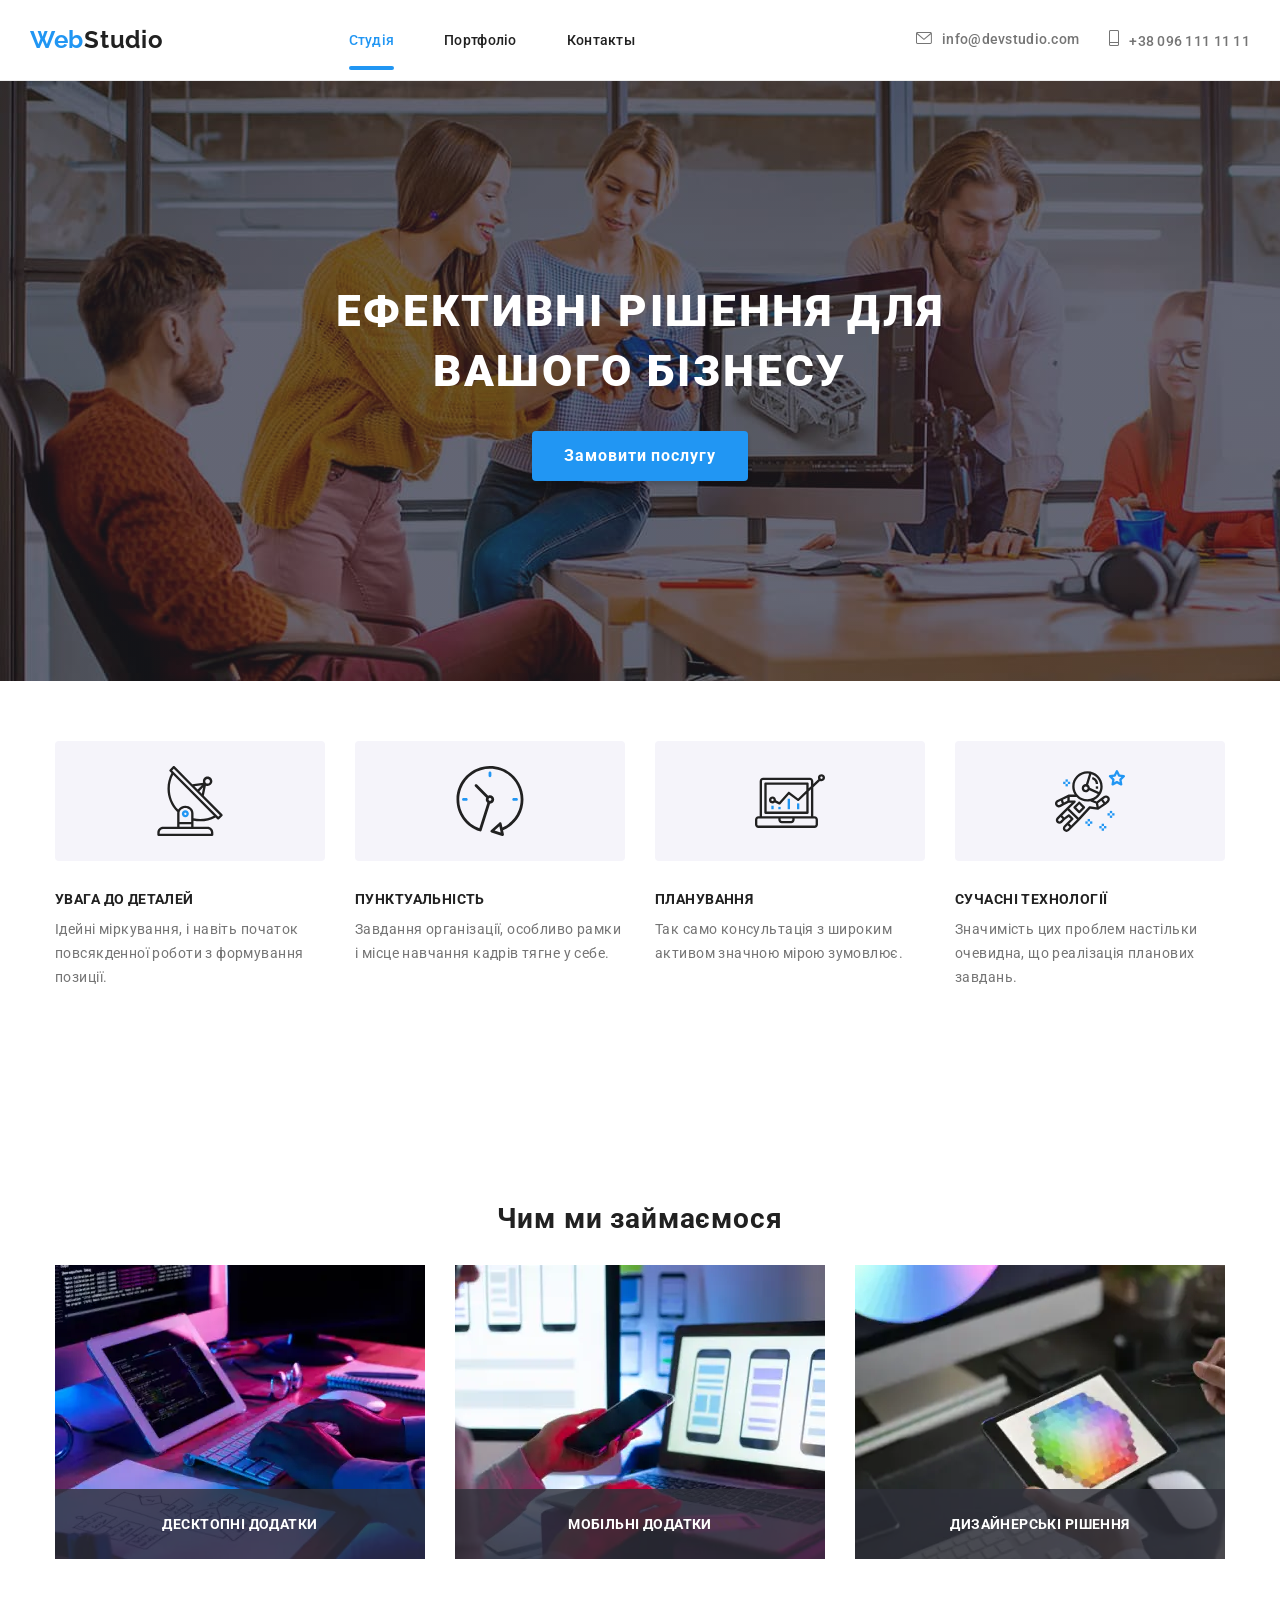
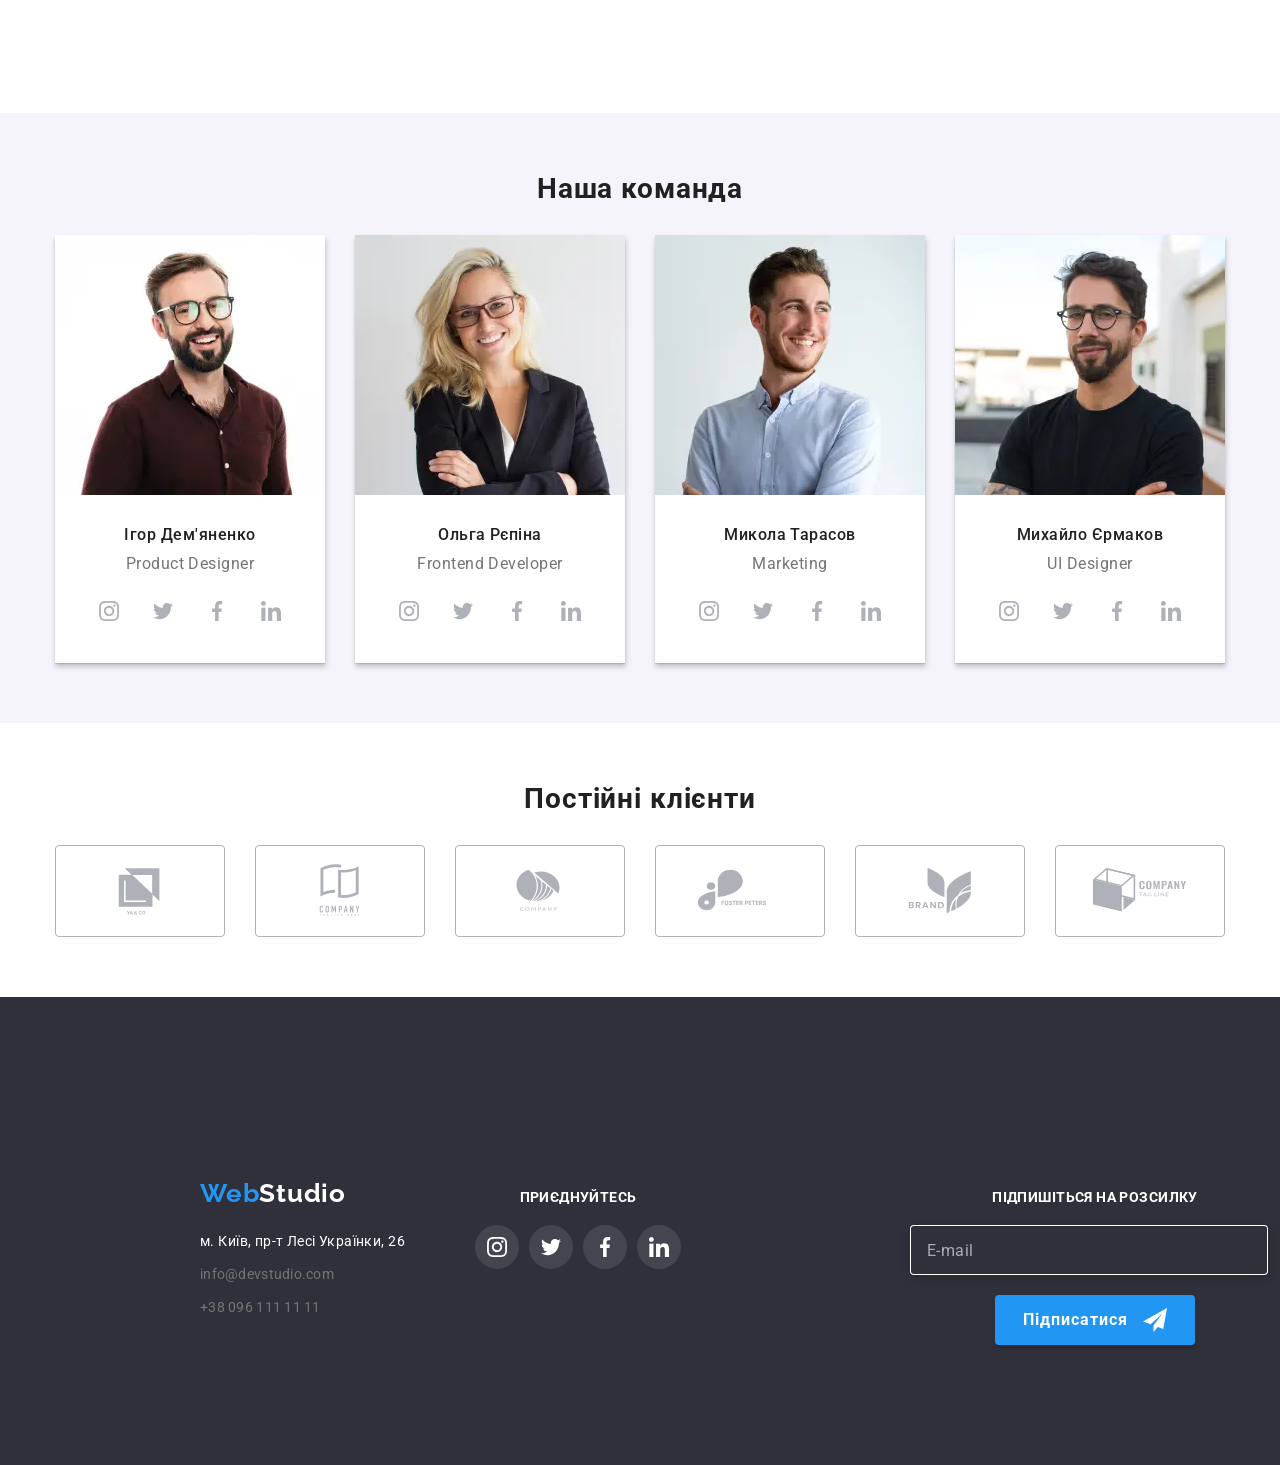
<file: index.html>
<!DOCTYPE html>
<html lang="uk">

<head>
    <meta charset="UTF-8" />
    <meta http-equiv="X-UA-Compatible" content="IE=edge" />
    <meta name="viewport" content="width=device-width, initial-scale=1.0" />
    <title>Студія</title>
    <link rel="icon" href="images/favicon.svg" />
    <link rel="stylesheet" href="https://cdn.jsdelivr.net/npm/modern-normalize@1.1.0/modern-normalize.min.css">
    <link rel="preconnect" href="https://fonts.googleapis.com" />
    <link rel="preconnect" href="https://fonts.gstatic.com" crossorigin />
    <link
        href="https://fonts.googleapis.com/css2?family=Raleway:wght@700&family=Roboto:wght@400;500;700;900&display=swap"
        rel="stylesheet" />
    <link rel="stylesheet" href="./css/main.min.css" />
</head>

<body>
    <!-- HEADER-->
    <header class="header">
        <div class="page-header container">
            <nav class="page-nav">
                <a class="logotype link" href="index.html" lang="en">Web<span
                        class="logotype__header">Studio</span></a>
                <ul class="menu list">
                    <li class="menu__item"><a class="menu__link  current" href="index.html">Студія</a></li>
                    <li class="menu__item"><a class="menu__link" href="portfolio.html">Портфоліо</a></li>
                    <li class="menu__item"><a class="menu__link" href="contact.html">Контакты</a></li>
                </ul>
            </nav>

            <button class="btn__open js-open-menu" type="button" aria-expanded="false" aria-controls="mobile-menu">
                <svg class="open__icon" width="40" height="40">
                    <use href="./images/sprite.svg#burger-open"></use></svg>
            </button>

            <ul class="list contact">
                <li class="contact__menu">
                    <a class="contact__list link" href="mailto:info@devstudio.com"><svg class="contact__icon icon-mail"
                            width="14" height="10">
                            <use href="./images/sprite.svg#icon-mail"></use>
                        </svg>info@devstudio.com</a>
                </li>
                <li class="contact__menu">
                    <a class="contact__list link" href="tel:+380961111111"><svg class="contact__icon icon-tel" width="10"
                            height="14">
                            <use href="./images/sprite.svg#icon-tel"></use>
                        </svg>+38 096 111 11 11</a>
                </li>
            </ul>
        </div>

        <div class="mobile-menu js-menu-container" id="mobile-menu">
            <button class="btn__close js-close-menu" type="button">
                <svg class="close__icon" width="40" height="40">
                    <use href="./images/sprite.svg#burger-close"></use>
                </svg>
            </button>
        
            <ul class="carte list">
                <li class="carte__point"><a class="carte__reference current" href="index.html">Студія</a></li>
                <li class="carte__point"><a class="carte__reference" href="portfolio.html">Портфоліо</a></li>
                <li class="carte__point"><a class="carte__reference" href="contact.html">Контакты</a></li>
            </ul>
        
            <ul class="connect list">
                <li class="connect__menu">
                    <a class="connect__tel link" href="tel:+380961111111">+38 096 111 11 11</a>
                </li>
                <li class="connect__menu">
                    <a class="connect__mail link" href="mailto:info@devstudio.com">info@devstudio.com</a>
                </li>
            </ul>
        
            <ul class="societal list">
                <li class="societal__item">
                    <a class="societal__link" href="">Instagram</a>
                </li>
                <li class="societal__item">
                    <a class="societal__link" href="">Twitter</a>
                </li>
                <li class="societal__item">
                    <a class="societal__link" href="">Facebook</a>
                </li>
                <li class="societal__item">
                    <a class="societal__link" href="">linkedin</a>
                </li>
            </ul>
        </div>
    </header>
    <!--MAIN-->
    <main>
        <!--HERO-->
        <section class="hero background">
            <h1 class="hero-title">ЕФЕКТИВНІ РІШЕННЯ ДЛЯ<br>ВАШОГО БІЗНЕСУ</h1>
            <button class="modal-btn modal-btn-container" type="button" data-modal-open>Замовити послугу</button>
        </section>
        <!--ABOUT-->
        <section class="section about">
                    <div class="container">
                        <h2 class="visually-hidden"></h2>
                        <ul class="about-list list">
                            <li class="about-list-item">
                                <div class="about-list-container">
                                    <svg width="70" height="70" class="about-list-icon">
                                        <use href="./images/sprite.svg#icon-antenna"></use>
                                    </svg>
                                </div>
                                <h3 class="about-title-item">УВАГА ДО ДЕТАЛЕЙ</h3>
                                <p class="about-paragraph">Ідейні міркування, і навіть початок повсякденної роботи з формування
                                    позиції.</p>
                            </li>
                            <li class="about-list-item">
                                <div class="about-list-container">
                                    <svg width="70" height="70" class="about-list-icon">
                                        <use href="./images/sprite.svg#icon-clock"></use>
                                    </svg>
                                </div>
                                <h3 class="about-title-item">ПУНКТУАЛЬНІСТЬ</h3>
                                <p class="about-paragraph">Завдання організації, особливо рамки і місце навчання кадрів тягне у
                                    себе.</p>
                            </li>
                            <li class="about-list-item">
                                <div class="about-list-container">
                                    <svg width="70" height="70" class="about-list-icon">
                                        <use href="./images/sprite.svg#icon-diagram"></use>
                                    </svg>
                                </div>
                                <h3 class="about-title-item">ПЛАНУВАННЯ</h3>
                                <p class="about-paragraph">Так само консультація з широким активом значною мірою зумовлює.</p>
                            </li>
                            <li class="about-list-item">
                                <div class="about-list-container">
                                    <svg width="70" height="70" class="about-list-icon">
                                        <use href="./images/sprite.svg#icon-astronaut"></use>
                                    </svg>
                                </div>
                                <h3 class="about-title-item">СУЧАСНІ ТЕХНОЛОГІЇ</h3>
                                <p class="about-paragraph">Значимість цих проблем настільки очевидна, що реалізація планових
                                    завдань.</p>
                            </li>
                        </ul>
                    </div>
        </section>
        <!--WORK-->
        <section class="section work-section">
            <div class="container work-container">
                <h2 class="all-titles">Чим ми займаємося</h2>
                <ul class="work-img-container">
                    <li class="work-list">
                        <div class="work-list-wrapper">
                            <picture>
                                <source srcset="./images/about/img0-w.webp 1x, ./images/about/img0-2x-w.webp 2x" media="(min-width: 1200px)" type="image/webp" />
                                <source srcset="./images/about/img0.jpg 1x, ./images/about/img0-2x.jpg 2x"
                                media="(min-width: 1200px)" type="image/jpeg"/>
                                <img class="work-img" src="./images/about/img0.jpg" alt="фото людина друкує на комп'ютері" width="370" height="294" />
                            </picture>
                            <p class="work-overlay">Десктопні додатки</p>
                        </div>
                    </li>

                    <li class="work-list">
                        <div class="work-list-wrapper">
                            <picture>
                                <source srcset="./images/about/img1-w.webp 1x, ./images/about/img1-2x-w.webp 2x" media="(min-width: 1200px)" type="image/webp" />
                                <source srcset="./images/about/img1.jpg 1x, ./images/about/img1-2x.jpg 2x" media="(min-width: 1200px)" type="image/jpeg"/>
                                <img class="work-img" src="./images/about/img1.jpg" alt="фото людина друкує на комп'ютері і дивиться на смартфон"
                                    width="370" height="294" />
                            </picture>
                            <p class="work-overlay">Мобільні додатки</p>
                        </div>
                    </li>

                    <li class="work-list">
                        <div class="work-list-wrapper">
                            <picture>
                                <source srcset="./images/about/img2-w.webp 1x, ./images/about/img2-2x-w.webp 2x" media="(min-width: 1200px)" type="image/webp" />
                                <source srcset="./images/about/img2.jpg 1x, ./images/about/img2-2x.jpg 2x" media="(min-width: 1200px)" type="image/jpeg"/>
                                <img class="work-img" src="./images/about/img2.jpg" alt="фото людина малює на планшеті" width="370" height="294" />
                            </picture>
                            <p class="work-overlay">Дизайнерські рішення</p>
                        </div>
                    </li>
                </ul>
            </div>
        </section>
        <!--TEAM-->
        <section class="section team-section">
            <div class="container">
                <h2 class="all-titles">Наша команда</h2>
                <ul class="list menu-team">
                    <li class="team-cards">
                        <picture>
                            <source srcset="./images/team/igor-w.webp 1x, ./images/team/igor-2x-w.webp 2x" media="(min-width: 1200px)" type="image/webp"/>
                            <source srcset="./images/team/igor.jpg 1x, ./images/team/igor-2x.jpg 2x" media="(min-width: 1200px)" type="image/jpeg" />
                            <source srcset="./images/team/igor-tab-w.webp 1x, ./images/team/igor-tab-2x-w.webp 2x" media="(min-width: 768px)" type="image/webp" />
                            <source srcset="./images/team/igor-tab.jpg 1x, ./images/team/igor-tab-2x.jpg 2x" media="(min-width: 768px)" type="image/jpeg"/>
                            <source srcset="./images/team/igor-mob-w.webp 1x, ./images/team/igor-mob-2x-w.webp 2x" media="(min-width: 320px)" type="image/webp" />
                            <source srcset="./images/team/igor-mob.jpg 1x, ./images/team/igor-mob-2x.jpg 2x" media="(min-width: 320px)" type="image/jpeg"/>
                            <img class="team-img" src="./images/team/igor.jpg" alt="Фото Ігор Дем'яненко" width="450"/>
                        </picture>
                        
                        <div class="team-subscription">
                            <h3 class="team-title">Ігор Дем'яненко</h3>
                            <p class="team-paragraph" lang="en">Product Designer</p>
                            <ul class="social-list list">
                                <li class="social-list-item">
                                    <a class="social-list-link" href="">
                                        <svg width="20" height="20" class="social-list-icon">
                                            <use href="./images/sprite.svg#icon-instagram"></use>
                                        </svg>
                                    </a>
                                </li>
                                <li class="social-list-item">
                                    <a class="social-list-link" href="">
                                        <svg width="20" height="20" class="social-list-icon">
                                            <use href="./images/sprite.svg#icon-twitter"></use>
                                        </svg>
                                    </a>
                                </li>
                                <li class="social-list-item">
                                    <a class="social-list-link" href="">
                                        <svg width="20" height="20" class="social-list-icon">
                                            <use href="./images/sprite.svg#icon-facebook"></use>
                                        </svg>
                                    </a>
                                </li>
                                <li class="social-list-item">
                                    <a class="social-list-link" href="">
                                        <svg width="20" height="20" class="social-list-icon">
                                            <use href="./images/sprite.svg#icon-linkedin"></use>
                                        </svg>
                                    </a>
                                </li>
                            </ul>
                        </div>
                    </li>
                    <li class="team-cards">
                        <picture>
                            <source srcset="./images/team/olga-w.webp 1x, ./images/team/olga-2x-w.webp 2x" media="(min-width: 1200px)" type="image/webp"/>
                            <source srcset="./images/team/olga.jpg 1x, ./images/team/olga-2x.jpg 2x" media="(min-width: 1200px)" type="image/jpeg"/>
                            <source srcset="./images/team/olga-tab-w.webp 1x, ./images/team/olga-tab-2x-w.webp 2x" media="(min-width: 768px)" type="image/webp"/>
                            <source srcset="./images/team/olga-tab.jpg 1x, ./images/team/olga-tab-2x.jpg 2x" media="(min-width: 768px)" type="image/jpeg"/>
                            <source srcset="./images/team/olga-mob-w.webp 1x, ./images/team/olga-mob-2x-w.webp 2x" media="(min-width: 320px)" type="image/webp"/>
                            <source srcset="./images/team/olga-mob.jpg 1x, ./images/team/olga-mob-2x.jpg 2x" media="(min-width: 320px)" type="image/jpeg"/>
                            <img class="team-img" src="./images/team/olga.jpg" alt="Фото Ольга Рєпіна" width="450"/>
                        </picture>
                        
                        <div class="team-subscription">
                            <h3 class="team-title">Ольга Рєпіна</h3>
                            <p class="team-paragraph" lang="en">Frontend Developer</p>
                            <ul class="social-list list">
                                <li class="social-list-item">
                                    <a class="social-list-link" href="">
                                        <svg width="20" height="20" class="social-list-icon">
                                            <use href="./images/sprite.svg#icon-instagram"></use>
                                        </svg>
                                    </a>
                                </li>
                                <li class="social-list-item">
                                    <a class="social-list-link" href="">
                                        <svg width="20" height="20" class="social-list-icon">
                                            <use href="./images/sprite.svg#icon-twitter"></use>
                                        </svg>
                                    </a>
                                </li>
                                <li class="social-list-item">
                                    <a class="social-list-link" href="">
                                        <svg width="20" height="20" class="social-list-icon">
                                            <use href="./images/sprite.svg#icon-facebook"></use>
                                        </svg>
                                    </a>
                                </li>
                                <li class="social-list-item">
                                    <a class="social-list-link" href="">
                                        <svg width="20" height="20" class="social-list-icon">
                                            <use href="./images/sprite.svg#icon-linkedin"></use>
                                        </svg>
                                    </a>
                                </li>
                            </ul>
                        </div>
                    </li>
                    <li class="team-cards">
                        <picture>
                            <source srcset="./images/team/nikolay-w.webp 1x, ./images/team/nikolay-2x-w.webp 2x" media="(min-width: 1200px)" type="image/webp" />
                            <source srcset="./images/team/nikolay.jpg 1x, ./images/team/nikolay-2x.jpg 2x" media="(min-width: 1200px)" type="image/jpeg" />
                            <source srcset="./images/team/nikolay-tab-w.webp 1x, ./images/team/nikolay-tab-2x-w.webp 2x" media="(min-width: 768px)" type="image/webp" />
                            <source srcset="./images/team/nikolay-tab.jpg 1x, ./images/team/nikolay-tab-2x.jpg 2x" media="(min-width: 768px)" type="image/jpeg" />
                            <source srcset="./images/team/nikolay-mob-w.webp 1x, ./images/team/nikolay-mob-2x-w.webp 2x" media="(min-width: 320px)"type="image/webp" />
                            <source srcset="./images/team/nikolay-mob.jpg 1x, ./images/team/nikolay-mob-2x.jpg 2x" media="(min-width: 320px)"type="image/jpeg" />
                            <img class="team-img" src="./images/team/nikolay.jpg" alt="Фото Миколай Тарасов" width="450" />
                        </picture>
                        
                        <div class="team-subscription">
                            <h3 class="team-title">Микола Тарасов</h3>
                            <p class="team-paragraph" lang="en">Marketing</p>
                            <ul class="social-list list">
                                <li class="social-list-item">
                                    <a class="social-list-link" href="">
                                        <svg width="20" height="20" class="social-list-icon">
                                            <use href="./images/sprite.svg#icon-instagram"></use>
                                        </svg>
                                    </a>
                                </li>
                                <li class="social-list-item">
                                    <a class="social-list-link" href="">
                                        <svg width="20" height="20" class="social-list-icon">
                                            <use href="./images/sprite.svg#icon-twitter"></use>
                                        </svg>
                                    </a>
                                </li>
                                <li class="social-list-item">
                                    <a class="social-list-link" href="">
                                        <svg width="20" height="20" class="social-list-icon">
                                            <use href="./images/sprite.svg#icon-facebook"></use>
                                        </svg>
                                    </a>
                                </li>
                                <li class="social-list-item">
                                    <a class="social-list-link" href="">
                                        <svg width="20" height="20" class="social-list-icon">
                                            <use href="./images/sprite.svg#icon-linkedin"></use>
                                        </svg>
                                    </a>
                                </li>
                            </ul>
                        </div>
                    </li>
                    <li class="team-cards">
                        <picture>
                            <source srcset="./images/team/mixail-w.webp 1x, ./images/team/mixail-2x-w.webp 2x" media="(min-width: 1200px)" type="image/webp" />
                            <source srcset="./images/team/mixail.jpg 1x, ./images/team/mixail-2x.jpg 2x" media="(min-width: 1200px)" type="image/jpeg" />
                            <source srcset="./images/team/mixail-tab-w.webp 1x, ./images/team/mixail-tab-2x-w.webp 2x" media="(min-width: 768px)" type="image/webp" />
                            <source srcset="./images/team/mixail-tab.jpg 1x, ./images/team/mixail-tab-2x.jpg 2x" media="(min-width: 768px)" type="image/jpeg" />
                            <source srcset="./images/team/mixail-mob-w.webp 1x, ./images/team/mixail-mob-2x-w.webp 2x" media="(min-width: 320px)" type="image/webp" />
                            <source srcset="./images/team/mixail-mob.jpg 1x, ./images/team/mixail-mob-2x.jpg 2x" media="(min-width: 320px)" type="image/jpeg" />
                            <img class="team-img" src="./images/team/mixail.jpg" alt="Фото Михайло Єрмаков" width="450"/>
                        </picture>
                        
                        <div class="team-subscription">
                            <h3 class="team-title">Михайло Єрмаков</h3>
                            <p class="team-paragraph" lang="en">UI Designer</p>
                            <ul class="social-list list">
                                <li class="social-list-item">
                                    <a class="social-list-link" href="">
                                        <svg width="20" height="20" class="social-list-icon">
                                            <use href="./images/sprite.svg#icon-instagram"></use>
                                        </svg>
                                    </a>
                                </li>
                                <li class="social-list-item">
                                    <a class="social-list-link" href="">
                                        <svg width="20" height="20" class="social-list-icon">
                                            <use href="./images/sprite.svg#icon-twitter"></use>
                                        </svg>
                                    </a>
                                </li>
                                <li class="social-list-item">
                                    <a class="social-list-link" href="">
                                        <svg width="20" height="20" class="social-list-icon">
                                            <use href="./images/sprite.svg#icon-facebook"></use>
                                        </svg>
                                    </a>
                                </li>
                                <li class="social-list-item">
                                    <a class="social-list-link" href="">
                                        <svg width="20" height="20" class="social-list-icon">
                                            <use href="./images/sprite.svg#icon-linkedin"></use>
                                        </svg>
                                    </a>
                                </li>
                            </ul>
                        </div>
                    </li>
                </ul>
            </div>
        </section>
        <!--CLIENTS-->
        <section class="section">
            <div class="container">
                <h2 class="all-titles">Постійні клієнти</h2>
                <ul class="clients-list">
                    <li class="clients-list-item">
                        <a class="clients-list-link" href="">
                            <svg width="106" height="60" class="clients-list-icon">
                                <use href="./images/sprite.svg#Logo1"></use>
                            </svg>
                        </a>
                    </li>
                    <li class="clients-list-item">
                        <a class="clients-list-link" href="">
                            <svg width="106" height="60" class="clients-list-icon">
                                <use href="./images/sprite.svg#Logo2"></use>
                            </svg>
                        </a>
                    </li>
                    <li class="clients-list-item">
                        <a class="clients-list-link" href="">
                            <svg width="106" height="60" class="clients-list-icon">
                                <use href="./images/sprite.svg#Logo3"></use>
                            </svg>
                        </a>
                    </li>
                    <li class="clients-list-item">
                        <a class="clients-list-link" href="">
                            <svg width="106" height="60" class="clients-list-icon">
                                <use href="./images/sprite.svg#Logo4"></use>
                            </svg>
                        </a>
                    </li>
                    <li class="clients-list-item">
                        <a class="clients-list-link" href="">
                            <svg width="106" height="60" class="clients-list-icon">
                                <use href="./images/sprite.svg#Logo5"></use>
                            </svg>
                        </a>
                    </li>
                    <li class="clients-list-item">
                        <a class="clients-list-link" href="">
                            <svg width="106" height="60" class="clients-list-icon">
                                <use href="./images/sprite.svg#Logo6"></use>
                            </svg>
                        </a>
                    </li>
                </ul>
            </div>
        </section>
    </main>
    <!--FOOTER-->
<footer class="footer section">
    <div class="footer__container container">
        <div class="footer__list">
            <a class="logo link" href="index.html" lang="en">Web<span
                    class="logo__footer">Studio</span></a>
            <address>
                <ul class="list">
                    <li class="footer__link"><a class="footer__address list link"
                            href="https://goo.gl/maps/ARjSeqXz5D1srHnS8" target="_blank" rel="noopener noreferrer">м.
                            Київ, пр-т Лесі Українки, 26</a></li>
                    <li class="footer__link"><a class="footer__contact list link"
                            href="mailto:info@devstudio.com">info@devstudio.com</a></li>
                    <li class="footer__link"><a class="footer__contact list link" href="tel:+380961111111">+38
                            096 111 11
                            11</a>
                    </li>
                </ul>
            </address>
        </div>

        <div class="social">
            <p class="social__paragraph">ПРИЄДНУЙТЕСЬ</p>
            <ul class="social__list list">
                <li class="social__item">
                    <a class="social__link" href="">
                        <svg width="20" height="20" class="social__icon">
                            <use href="./images/sprite.svg#icon-instagram"></use>
                        </svg>
                    </a>
                </li>
                <li class="social__item">
                    <a class="social__link" href="">
                        <svg width="20" height="20" class="social__icon">
                            <use href="./images/sprite.svg#icon-twitter"></use>
                        </svg>
                    </a>
                </li>
                <li class="social__item">
                    <a class="social__link" href="">
                        <svg width="20" height="20" class="social__icon">
                            <use href="./images/sprite.svg#icon-facebook"></use>
                        </svg>
                    </a>
                </li>
                <li class="social__item">
                    <a class="social__link" href="">
                        <svg width="20" height="20" class="social__icon">
                            <use href="./images/sprite.svg#icon-linkedin"></use>
                        </svg>
                    </a>
                </li>
            </ul>
        </div>

        <div class="newsletter">
            <form class="newsletter__form">
                <p class="newsletter__paragraph">Підпишіться на розсилку</p>
                <input type="email" name="user_newsletter_email" class="newsletter__input" placeholder="E-mail">
                <button type="submit" class="pressbutton">Підписатися<svg width="24" height="24"
                        class="pressbutton__icon">
                        <use href="./images/sprite.svg#icon-send"></use>
                    </svg></button>
            </form>
        </div>
    </div>
</footer>

    <div class="backdrop is-hidden" data-modal>
        <div class="modal">
            <button type="button" class="modal-close-btn" data-modal-close>
                <svg width="11" height="11" class="modal-close-btn-icon">
                    <use href="./images/sprite.svg#icon-close-btn"></use>
                </svg>
            </button>
            
            <form class="modal-form">
                <p class="modal-paragraph">Залиште свої дані, ми вам передзвонимо</p>
                <label class="modal-form-field">
                    <span class="modal-form-input-desc">Ім'я</span>
                    <span class="modal-form-input-wrapper">
                        <input type="text" name="user_name" class="modal-form-input" required pattern="^[a-zA-Zа-яА-ЯіІїЇ]+$" minlength="2">
                        <svg width="18" height="18" class="modal-form-input-icon">
                            <use href="./images/sprite.svg#icon-person"></use>
                        </svg>
                    </span>
                </label>

                <label class="modal-form-field">
                    <span class="modal-form-input-desc">Телефон</span>
                    <span class="modal-form-input-wrapper">
                        <input type="tel" name="user_phone" class="modal-form-input" required pattern="[0-9]{3}-[0-9]{3}-[0-9]{2}-[0-9]{2}"
                            title="xxx-xxx-xx-xx">
                        <svg width="18" height="18" class="modal-form-input-icon">
                            <use href="./images/sprite.svg#icon-phone"></use>
                        </svg>
                    </span>
                </label>

                <label class="modal-form-field">
                    <span class="modal-form-input-desc">Пошта</span>
                    <span class="modal-form-input-wrapper">
                        <input type="email" name="user_email" class="modal-form-input" required>
                        <svg width="18" height="18" class="modal-form-input-icon">
                            <use href="./images/sprite.svg#icon-email"></use>
                        </svg>
                    </span>
                </label>

                <label class="modal-form-field">
                    <span class="modal-form-input-desc">Коментар</span>
                    <textarea name="user_message" class="modal-form-message" placeholder="Введіть текст"></textarea>
                </label>

                <input id="user-policy" type="checkbox" name="user-policy" class="modal-form-check visually-hidden">
                <label for="user-policy" class="modal-form-check-desc">Погоджуюся з розсилкою та приймаю&nbsp;<a class="modal-check-link" href="">Умови договору</a></label>
                <button type="submit" class="modal-form-submit">Відправити</button>
            </form>
        </div>
    </div>
    <script src="./js/mobile-menu.js"></script>
    <script src="./js/modal.js"></script>
    
</body>

</html>
</file>
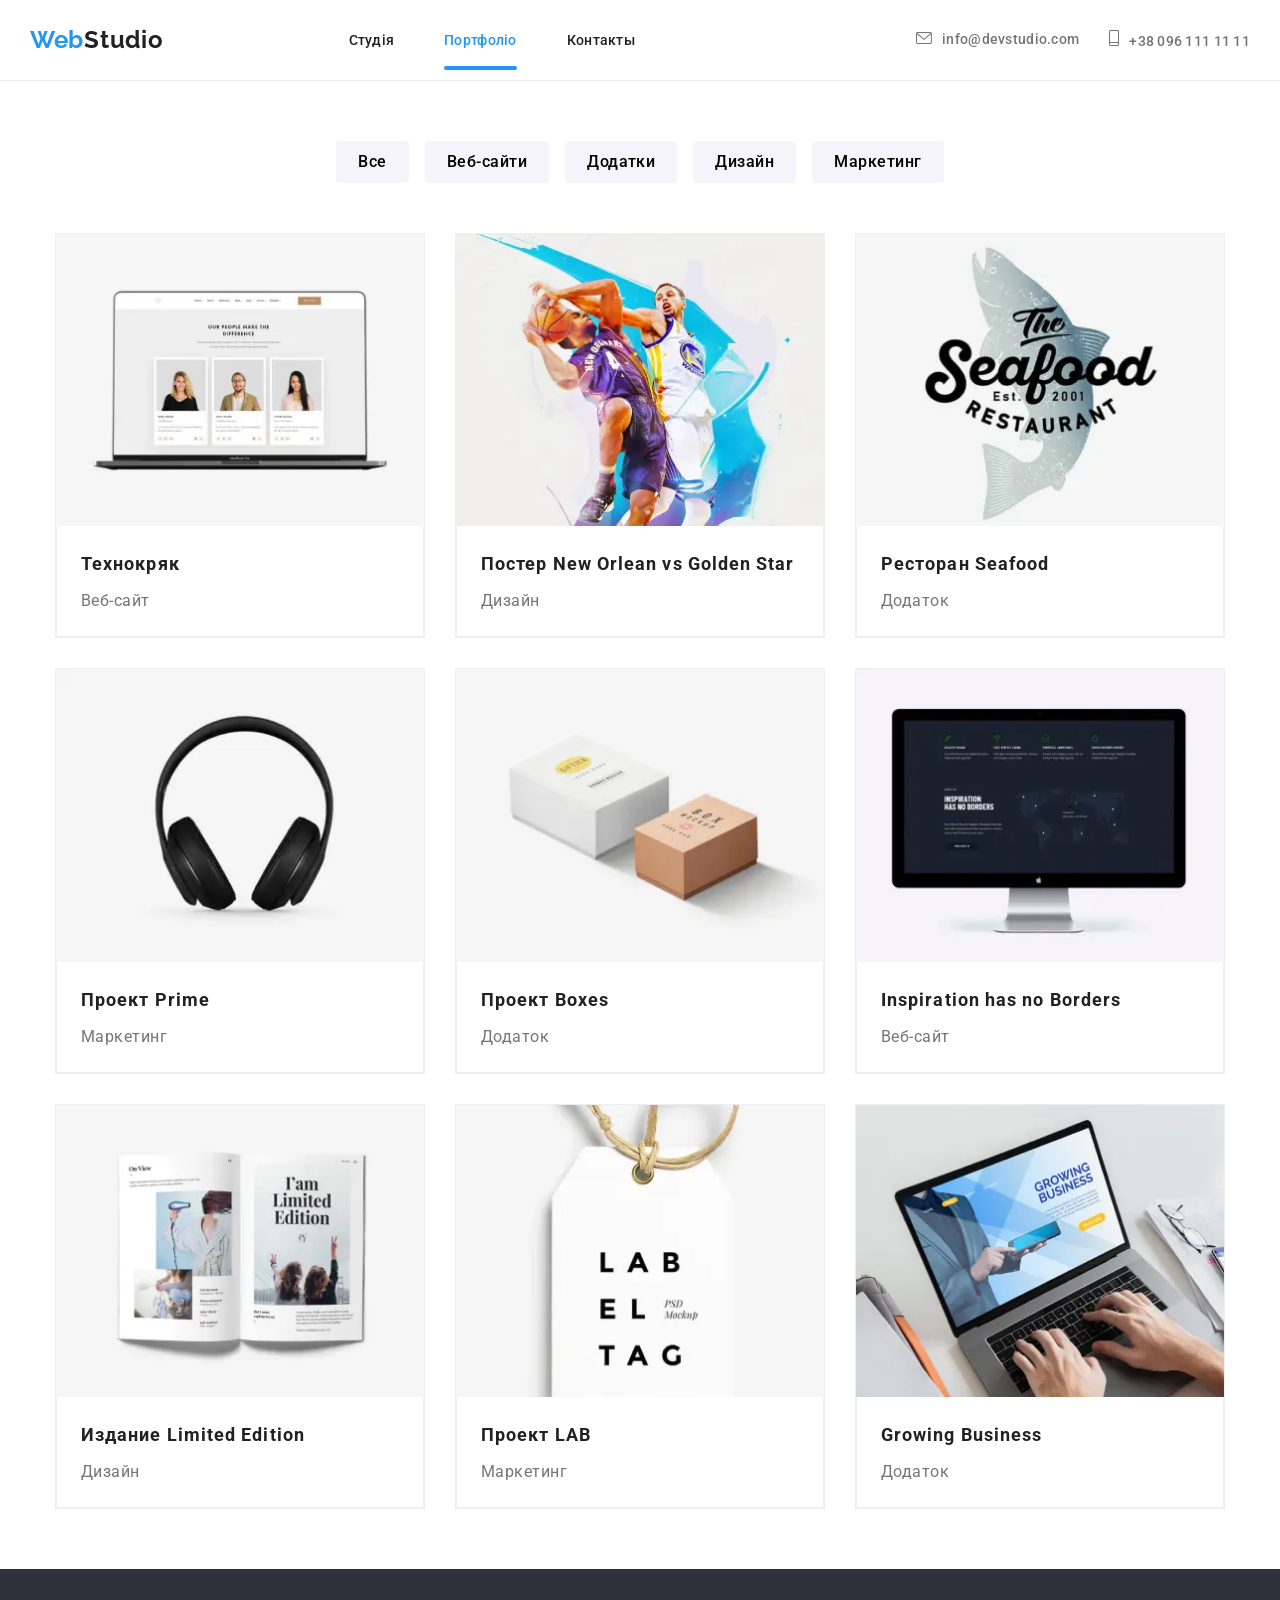
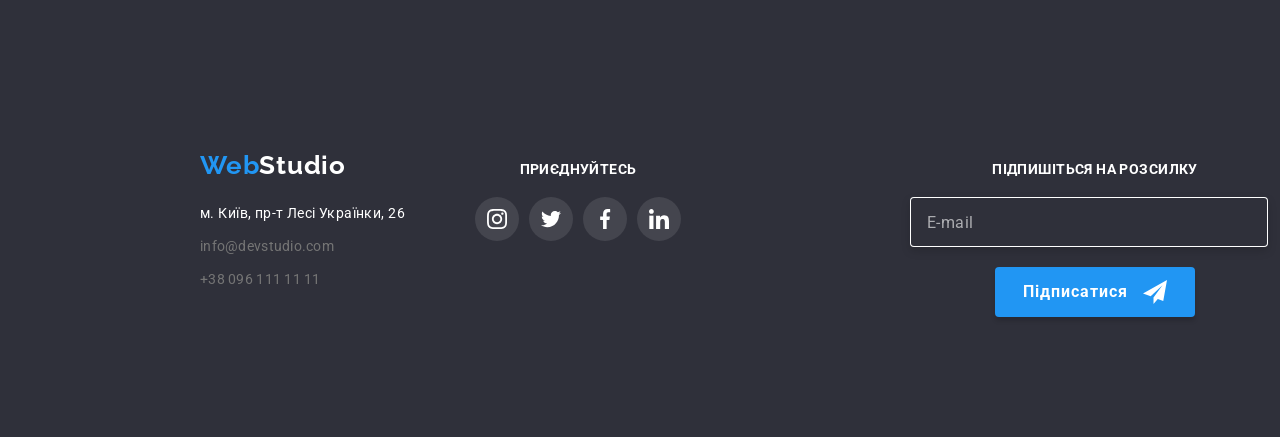
<file: portfolio.html>
<!DOCTYPE html>
<html lang="uk">

<head>
    <meta charset="UTF-8" />
    <meta http-equiv="X-UA-Compatible" content="IE=edge" />
    <meta name="viewport" content="width=device-width, initial-scale=1.0" />
    <title>Портфоліо</title>
    <link rel="icon" href="images/favicon.svg" />
    <link rel="stylesheet" href="https://cdn.jsdelivr.net/npm/modern-normalize@1.1.0/modern-normalize.min.css">
    <link rel="preconnect" href="https://fonts.googleapis.com" />
    <link rel="preconnect" href="https://fonts.gstatic.com" crossorigin />
    <link
        href="https://fonts.googleapis.com/css2?family=Raleway:wght@700&family=Roboto:wght@400;500;700;900&display=swap"
        rel="stylesheet" />
    <link rel="stylesheet" href="./css/main.min.css" />
</head>

<body>
    <!-- HEADER-->
    <header class="header">
        <div class="page-header container">
            <nav class="page-nav">
                <a class="logotype link" href="index.html" lang="en">Web<span class="logotype__header">Studio</span></a>
                <ul class="menu list">
                    <li class="menu__item"><a class="menu__link " href="index.html">Студія</a></li>
                    <li class="menu__item"><a class="menu__link current" href="portfolio.html">Портфоліо</a></li>
                    <li class="menu__item"><a class="menu__link" href="contact.html">Контакты</a></li>
                </ul>
            </nav>
            <ul class="list contact">
                <li class="contact__menu">
                    <a class="contact__list link" href="mailto:info@devstudio.com"><svg class="contact__icon icon-mail"
                            width="14" height="10">
                            <use href="./images/sprite.svg#icon-mail"></use>
                        </svg>info@devstudio.com</a>
                </li>
                <li class="contact__menu">
                    <a class="contact__list link" href="tel:+380961111111"><svg class="contact__icon icon-tel" width="10"
                            height="14">
                            <use href="./images/sprite.svg#icon-tel"></use>
                        </svg>+38 096 111 11 11</a>
                </li>
            </ul>
            <button class="btn__open js-open-menu" type="button" aria-expanded="false" aria-controls="mobile-menu">
                <svg class="open__icon" width="40" height="40">
                    <use href="./images/sprite.svg#burger-open"></use>
                </svg>
            </button>
        </div>
        
        <div class="mobile-menu js-menu-container" id="mobile-menu">
            <button class="btn__close js-close-menu" type="button">
                <svg class="close__icon" width="40" height="40">
                    <use href="./images/sprite.svg#burger-close"></use>
                </svg>
            </button>
        
            <ul class="carte list">
                <li class="carte__point"><a class="carte__reference current" href="index.html">Студія</a></li>
                <li class="carte__point"><a class="carte__reference" href="portfolio.html">Портфоліо</a></li>
                <li class="carte__point"><a class="carte__reference" href="contact.html">Контакты</a></li>
            </ul>
        
            <ul class="connect list">
                <li class="connect__menu">
                    <a class="connect__tel link" href="tel:+380961111111">+38 096 111 11 11</a>
                </li>
                <li class="connect__menu">
                    <a class="connect__mail link" href="mailto:info@devstudio.com">info@devstudio.com</a>
                </li>
            </ul>
        
            <ul class="societal list">
                <li class="societal__item">
                    <a class="societal__link" href="">Instagram</a>
                </li>
                <li class="societal__item">
                    <a class="societal__link" href="">Twitter</a>
                </li>
                <li class="societal__item">
                    <a class="societal__link" href="">Facebook</a>
                </li>
                <li class="societal__item">
                    <a class="societal__link" href="">linkedin</a>
                </li>
            </ul>
        </div>
    </header>
    <!--MAIN-->
    <main class="">
        <section class="section">
            <div class="container">
                <h1 class="visually-hidden"></h1>
                <ul class="buttons">
                    <li class="attachment"><button class="attachment__btn" type="button">Все</button></li>
                    <li class="attachment"><button class="attachment__btn" type="button">Веб-сайти</button></li>
                    <li class="attachment"><button class="attachment__btn" type="button">Додатки</button></li>
                    <li class="attachment"><button class="attachment__btn" type="button">Дизайн</button></li>
                    <li class="attachment"><button class="attachment__btn" type="button">Маркетинг</button></li>
                </ul>

                <ul class="portfolio">
                    <li class="portfolio__cards">
                        <a href="" class="portfolio__link list link">
                            <div class="wrapper">
                                <picture>
                                    <source srcset="./images/portfolio/texnokryak-w.webp 1x, ./images/portfolio/texnokryak-2x-w.webp 2x" media="(min-width: 1200px)" type="image/webp" />
                                    <source srcset="./images/portfolio/texnokryak.jpg 1x, ./images/portfolio/texnokryak-2x.jpg 2x" media="(min-width: 1200px)" type="image/jpeg"/>
                                    <source srcset="./images/portfolio/texnokryak-tab-w.webp 1x, ./images/portfolio/texnokryak-tab-2x-w.webp 2x" media="(min-width: 768px)" type="image/webp" />
                                    <source srcset="./images/portfolio/texnokryak-tab.jpg 1x, ./images/portfolio/texnokryak-tab-2x.jpg 2x" media="(min-width: 768px)" type="image/jpeg"/>
                                    <source srcset="./images/portfolio/texnokryak-mob-w.webp 1x, ./images/portfolio/texnokryak-mob-2x-w.webp 2x" media="(min-width: 320px)" type="image/webp" />
                                    <source srcset="./images/portfolio/texnokryak-mob.jpg 1x, ./images/portfolio/texnokryak-mob-2x.jpg 2x" media="(min-width: 320px)" type="image/jpeg"/>
                                    <img class="wrapper__img" src="./images/portfolio/texnokryak.jpg" alt="зображення веб-сайту" width="450" />
                                </picture>
                                <p class="overlay">Ресурс пропонує комплексні пропозиції з різним рівнем функціоналу та
                                    сервісів. Все це дозволить відвідувачу отримати вичерпні відомості про компанію чи
                                    приватну особу.</p>
                            </div>

                            <div class="subscription">
                                <h2 class="subscription__title list">Технокряк</h2>
                                <p class="subscription__paragraph">Веб-сайт</p>
                            </div>
                        </a>
                    </li>
                    <li class="portfolio__cards">
                        <a href="" class="portfolio__link list link">
                            <div class="wrapper">
                                <picture>
                                    <source srcset="./images/portfolio/poster-w.webp 1x, ./images/portfolio/poster-2x-w.webp 2x" media="(min-width: 1200px)" type="image/webp" />
                                    <source srcset="./images/portfolio/poster.jpg 1x, ./images/portfolio/poster-2x.jpg 2x" media="(min-width: 1200px)" type="image/jpeg"/>
                                    <source srcset="./images/portfolio/poster-tab-w.webp 1x, ./images/portfolio/poster-tab-2x-w.webp 2x" media="(min-width: 768px)" type="image/webp" />
                                    <source srcset="./images/portfolio/poster-tab.jpg 1x, ./images/portfolio/poster-tab-2x.jpg 2x" media="(min-width: 768px)" type="image/jpeg"/>
                                    <source srcset="./images/portfolio/poster-mob-w.webp 1x, ./images/portfolio/poster-mob-2x-w.webp 2x" media="(min-width: 320px)" type="image/webp" />
                                    <source srcset="./images/portfolio/poster-mob.jpg 1x, ./images/portfolio/poster-mob-2x.jpg 2x" media="(min-width: 320px)" type="image/jpeg"/>
                                    <img class="wrapper__img" src="./images/portfolio/poster.jpg" alt="зображення дві людини грають у баскетбол" width="450" />
                                </picture>
                                <p class="overlay">Ресурс пропонує комплексні пропозиції з різним рівнем функціоналу та
                                    сервісів. Все це дозволить відвідувачу отримати вичерпні відомості про компанію чи
                                    приватну особу.</p>
                            </div>

                            <div class="subscription">
                                <h2 class="subscription__title">Постер New Orlean vs Golden Star</h2>
                                <p class="subscription__paragraph">Дизайн</p>
                            </div>
                        </a>
                    </li>
                    <li class="portfolio__cards">
                        <a href="" class="portfolio__link list link">
                            <div class="wrapper">
                                <picture>
                                    <source srcset="./images/portfolio/seafood-w.webp 1x, ./images/portfolio/seafood-2x-w.webp 2x" media="(min-width: 1200px)" type="image/webp" />
                                    <source srcset="./images/portfolio/seafood.jpg 1x, ./images/portfolio/seafood-2x.jpg 2x" media="(min-width: 1200px)" type="image/jpeg"/>
                                    <source srcset="./images/portfolio/seafood-tab-w.webp 1x, ./images/portfolio/seafood-tab-2x-w.webp 2x" media="(min-width: 768px)" type="image/webp" />
                                    <source srcset="./images/portfolio/seafood-tab.jpg 1x, ./images/portfolio/seafood-tab-2x.jpg 2x" media="(min-width: 768px)" type="image/jpeg"/>
                                    <source srcset="./images/portfolio/seafood-mob-w.webp 1x, ./images/portfolio/seafood-mob-2x-w.webp 2x" media="(min-width: 320px)" type="image/webp" />
                                    <source srcset="./images/portfolio/seafood-mob.jpg 1x, ./images/portfolio/seafood-mob-2x.jpg 2x" media="(min-width: 320px)" type="image/jpeg"/>
                                    <img class="wrapper__img" src="./images/portfolio/seafood.jpg" alt="зображення логотипу ресторану" width="450" />
                                </picture>
                                <p class="overlay">Ресурс пропонує комплексні пропозиції з різним рівнем функціоналу та
                                    сервісів. Все це дозволить відвідувачу отримати вичерпні відомості про компанію чи
                                    приватну особу.</p>
                            </div>

                            <div class="subscription">
                                <h2 class="subscription__title">Ресторан Seafood</h2>
                                <p class="subscription__paragraph">Додаток</p>
                            </div>
                        </a>
                    </li>
                    <li class="portfolio__cards">
                        <a href="" class="portfolio__link list link">
                            <div class="wrapper">
                                <picture>
                                    <source srcset="./images/portfolio/prime-w.webp 1x, ./images/portfolio/prime-2x-w.webp 2x" media="(min-width: 1200px)" type="image/webp" />
                                    <source srcset="./images/portfolio/prime.jpg 1x, ./images/portfolio/prime-2x.jpg 2x" media="(min-width: 1200px)" type="image/jpeg"/>
                                    <source srcset="./images/portfolio/prime-tab-w.webp 1x, ./images/portfolio/prime-tab-2x-w.webp 2x" media="(min-width: 768px)" type="image/webp" />
                                    <source srcset="./images/portfolio/prime-tab.jpg 1x, ./images/portfolio/prime-tab-2x.jpg 2x" media="(min-width: 768px)" type="image/jpeg"/>
                                    <source srcset="./images/portfolio/prime-mob-w.webp 1x, ./images/portfolio/prime mob-2x-w.webp 2x" media="(min-width: 320px)" type="image/webp" />
                                    <source srcset="./images/portfolio/prime-mob.jpg 1x, ./images/portfolio/prime-mob-2x.jpg 2x" media="(min-width: 320px)" type="image/jpeg"/>
                                    <img class="wrapper__img" src="./images/portfolio/prime.jpg" alt="зображення навушників" width="450" />
                                </picture>
                                <p class="overlay">Ресурс пропонує комплексні пропозиції з різним рівнем функціоналу та
                                    сервісів. Все це дозволить відвідувачу отримати вичерпні відомості про компанію чи
                                    приватну особу.</p>
                            </div>

                            <div class="subscription">
                                <h2 class="subscription__title">Проект Prime</h2>
                                <p class="subscription__paragraph">Маркетинг</p>
                            </div>
                        </a>
                    </li>

                    <li class="portfolio__cards">
                        <a href="" class="portfolio__link list link">
                            <div class="wrapper">
                                <picture>
                                    <source srcset="./images/portfolio/boxes-w.webp 1x, ./images/portfolio/boxes-2x-w.webp 2x" media="(min-width: 1200px)" type="image/webp" />
                                    <source srcset="./images/portfolio/boxes.jpg 1x, ./images/portfolio/boxes-2x.jpg 2x" media="(min-width: 1200px)" type="image/jpeg"/>
                                    <source srcset="./images/portfolio/boxes-tab-w.webp 1x, ./images/portfolio/boxes-tab-2x-w.webp 2x"media="(min-width: 768px)" type="image/webp" />
                                    <source srcset="./images/portfolio/boxes-tab.jpg 1x, ./images/portfolio/boxes-tab-2x.jpg 2x" media="(min-width: 768px)" type="image/jpeg"/>
                                    <source srcset="./images/portfolio/boxes-mob-w.webp 1x, ./images/portfolio/boxes-mob-2x-w.webp 2x" media="(min-width: 320px)" type="image/webp" />
                                    <source srcset="./images/portfolio/boxes-mob.jpg 1x, ./images/portfolio/boxes-mob-2x.jpg 2x" media="(min-width: 320px)" type="image/jpeg"/>
                                    <img class="wrapper__img" src="./images/portfolio/boxes.jpg" alt="зображення двох коробок" width="450" />
                                </picture>
                                <p class="overlay">Ресурс пропонує комплексні пропозиції з різним рівнем функціоналу та
                                    сервісів. Все це дозволить відвідувачу отримати вичерпні відомості про компанію чи
                                    приватну особу.</p>
                            </div>
                    
                            <div class="subscription">
                                <h2 class="subscription__title">Проект Boxes</h2>
                                <p class="subscription__paragraph">Додаток</p>
                            </div>
                        </a>
                    </li>

                    <li class="portfolio__cards">
                        <a href="" class="portfolio__link list link">
                            <div class="wrapper">
                                <picture>
                                    <source srcset="./images/portfolio/no-borders-w.webp 1x, ./images/portfolio/no-borders-2x-w.webp 2x" media="(min-width: 1200px)" type="image/webp" />
                                    <source srcset="./images/portfolio/no-borders.jpg 1x, ./images/portfolio/no-border-2x.jpg 2x" media="(min-width: 1200px)" type="image/jpeg"/>
                                    <source srcset="./images/portfolio/no-borders-tab-w.webp 1x, ./images/portfolio/no-borders-tab-2x-w.webp 2x" media="(min-width: 768px)" type="image/webp" />
                                    <source srcset="./images/portfolio/no-borders-tab.jpg 1x, ./images/portfolio/no-border-tab-2x.jpg 2x" media="(min-width: 768px)" type="image/jpeg"/>
                                    <source srcset="./images/portfolio/no-borders-mob-w.webp 1x, ./images/portfolio/no-borders-mob-2x-w.webp 2x" media="(min-width: 320px)" type="image/webp" />
                                    <source srcset="./images/portfolio/no-borders-mob.jpg 1x, ./images/portfolio/no-border-mob-2x.jpg 2x" media="(min-width: 320px)" type="image/jpeg"/>
                                    <img class="wrapper__img" src="./images/portfolio/no-borders.jpg" alt="зображення веб-сайту на моніторі" width="450" />
                                </picture>
                                <p class="overlay">Ресурс пропонує комплексні пропозиції з різним рівнем функціоналу та
                                    сервісів. Все це дозволить відвідувачу отримати вичерпні відомості про компанію чи
                                    приватну особу.</p>
                            </div>

                            <div class="subscription">
                                <h2 class="subscription__title" lang="en">Inspiration has no Borders</h2>
                                <p class="subscription__paragraph">Веб-сайт</p>
                            </div>
                        </a>
                    </li>

                    <li class="portfolio__cards">
                        <a href="" class="portfolio__link list link">
                            <div class="wrapper">
                                <picture>
                                    <source srcset="./images/portfolio/limited-edition-w.webp 1x, ./images/portfolio/limited-edition-2x-w.webp 2x" media="(min-width: 1200px)" type="image/webp" />
                                    <source srcset="./images/portfolio/limited-edition.jpg 1x, ./images/portfolio/limited-edition-2x.jpg 2x" media="(min-width: 1200px)" type="image/jpeg"/>
                                    <source srcset="./images/portfolio/limited-edition-tab-w.webp 1x, ./images/portfolio/limited-edition-tab-2x-w.webp 2x" media="(min-width: 768px)" type="image/webp" />
                                    <source srcset="./images/portfolio/limited-edition-tab.jpg 1x, ./images/portfolio/limited-edition-tab-2x.jpg 2x" media="(min-width: 768px)" type="image/jpeg"/>
                                    <source srcset="./images/portfolio/limited-edition-w.webp 1x, ./images/portfolio/limited-edition-2x-w.webp 2x" media="(min-width: 320px)" type="image/webp" />
                                    <source srcset="./images/portfolio/limited-edition-mob.jpg 1x, ./images/portfolio/limited-edition-mob-2x.jpg 2x" media="(min-width: 320px)" type="image/jpeg"/>
                                    <img class="wrapper__img" src="./images/portfolio/limited-edition.jpg" alt="изображение журнала" width="450" />
                                </picture>
                                <p class="overlay">Ресурс пропонує комплексні пропозиції з різним рівнем функціоналу та
                                    сервісів. Все це дозволить відвідувачу отримати вичерпні відомості про компанію чи
                                    приватну особу.</p>
                            </div>

                            <div class="subscription">
                                <h2 class="subscription__title">Издание Limited Edition</h2>
                                <p class="subscription__paragraph">Дизайн</p>
                            </div>
                        </a>
                    </li>
                    <li class="portfolio__cards">
                        <a href="" class="portfolio__link list link">
                            <div class="wrapper">
                                <picture>
                                    <source srcset="./images/portfolio/lab-w.webp 1x, ./images/portfolio/lab-2x-w.webp 2x" media="(min-width: 1200px)" type="image/webp" />
                                    <source srcset="./images/portfolio/lab.jpg 1x, ./images/portfolio/lab-2x.jpg 2x" media="(min-width: 1200px)" type="image/jpeg"/>
                                    <source srcset="./images/portfolio/lab-tab-w.webp 1x, ./images/portfolio/lab-tab-2x-w.webp 2x" media="(min-width: 768px)" type="image/webp" />
                                    <source srcset="./images/portfolio/lab-tab.jpg 1x, ./images/portfolio/lab-tab-2x.jpg 2x" media="(min-width: 768px)" type="image/jpeg"/>
                                    <source srcset="./images/portfolio/lab-mob-w.webp 1x, ./images/portfolio/lab-mob-2x-w.webp 2x" media="(min-width: 320px)" type="image/webp" />
                                    <source srcset="./images/portfolio/lab-mob.jpg 1x, ./images/portfolio/lab-mob-2x.jpg 2x" media="(min-width: 320px)" type="image/jpeg"/>
                                    <img class="wrapper__img" src="./images/portfolio/lab.jpg" alt="зображення журналу" width="450" />
                                </picture>
                                <p class="overlay">Ресурс пропонує комплексні пропозиції з різним рівнем функціоналу та
                                    сервісів. Все це дозволить відвідувачу отримати вичерпні відомості про компанію чи
                                    приватну особу.</p>
                            </div>

                            <div class="subscription">
                                <h2 class="subscription__title">Проект LAB</h2>
                                <p class="subscription__paragraph">Маркетинг</p>
                            </div>
                        </a>
                    </li>
                    <li class="portfolio__cards">
                        <a href="" class="portfolio__link list link">
                            <div class="wrapper">
                                <picture>
                                    <source srcset="./images/portfolio/growing-business-w.webp 1x, ./images/portfolio/growing-business-2x-w.webp 2x" media="(min-width: 1200px)" type="image/webp" />
                                    <source srcset="./images/portfolio/growing-business.jpg 1x, ./images/portfolio/growing-business-2x.jpg 2x" media="(min-width: 1200px)" type="image/jpeg"/>
                                    <source srcset="./images/portfolio/growing-business-tab-w.webp 1x, ./images/portfolio/growing-business-tab-2x-w.webp 2x" media="(min-width: 768px)" type="image/webp" />
                                    <source srcset="./images/portfolio/growing-business-tab.jpg 1x, ./images/portfolio/growing-business-tab-2x.jpg 2x" media="(min-width: 768px)" type="image/jpeg"/>
                                    <source srcset="./images/portfolio/growing-business-mob-w.webp 1x, ./images/portfolio/growing-business-mob-2x-w.webp 2x" media="(min-width: 320px)" type="image/webp" />
                                    <source srcset="./images/portfolio/portfolio-mob.jpg 1x, ./images/portfolio/growing-business-mob-2x.jpg 2x" media="(min-width: 320px)" type="image/jpeg"/>
                                    <img class="wrapper__img" src="./images/portfolio/growing-business.jpg" alt="зображення людина друкує на ноутбуці"
                                        width="450" />
                                </picture>
                                <p class="overlay">Ресурс пропонує комплексні пропозиції з різним рівнем функціоналу та
                                    сервісів. Все це дозволить відвідувачу отримати вичерпні відомості про компанію чи
                                    приватну особу.</p>
                            </div>

                            <div class="subscription">
                                <h2 class="subscription__title" lang="en">Growing Business</h2>
                                <p class="subscription__paragraph">Додаток</p>
                            </div>
                        </a>
                    </li>
                </ul>
            </div>
        </section>
    </main>
    <!--FOOTER-->
    <footer class="footer section">
        <div class="footer__container container">
            <div class="footer__list">
                <a class="logo link" href="index.html" lang="en">Web<span class="logo__footer">Studio</span></a>
                <address>
                    <ul class="list">
                        <li class="footer__link"><a class="footer__address list link"
                                href="https://goo.gl/maps/ARjSeqXz5D1srHnS8" target="_blank" rel="noopener noreferrer">м.
                                Київ, пр-т Лесі Українки, 26</a></li>
                        <li class="footer__link"><a class="footer__contact list link"
                                href="mailto:info@devstudio.com">info@devstudio.com</a></li>
                        <li class="footer__link"><a class="footer__contact list link" href="tel:+380961111111">+38
                                096 111 11
                                11</a>
                        </li>
                    </ul>
                </address>
            </div>
    
            <div class="social">
                <p class="social__paragraph">ПРИЄДНУЙТЕСЬ</p>
                <ul class="social__list list">
                    <li class="social__item">
                        <a class="social__link" href="">
                            <svg width="20" height="20" class="social__icon">
                                <use href="./images/sprite.svg#icon-instagram"></use>
                            </svg>
                        </a>
                    </li>
                    <li class="social__item">
                        <a class="social__link" href="">
                            <svg width="20" height="20" class="social__icon">
                                <use href="./images/sprite.svg#icon-twitter"></use>
                            </svg>
                        </a>
                    </li>
                    <li class="social__item">
                        <a class="social__link" href="">
                            <svg width="20" height="20" class="social__icon">
                                <use href="./images/sprite.svg#icon-facebook"></use>
                            </svg>
                        </a>
                    </li>
                    <li class="social__item">
                        <a class="social__link" href="">
                            <svg width="20" height="20" class="social__icon">
                                <use href="./images/sprite.svg#icon-linkedin"></use>
                            </svg>
                        </a>
                    </li>
                </ul>
            </div>

            <div class="newsletter">
                <form class="newsletter__form">
                    <p class="newsletter__paragraph">Підпишіться на розсилку</p>
                    <input type="email" name="user_newsletter_email" class="newsletter__input" placeholder="E-mail">
                    <button type="submit" class="pressbutton">Підписатися<svg width="24" height="24" class="pressbutton__icon">
                        <use href="./images/sprite.svg#icon-send"></use>
                    </svg></button>
                </form>
            </div>
        </div>
    </footer>

    <script src="./js/mobile-menu.js"></script>

</body>

</html>
</file>
<file: css/main.min.css>
:root{--accent-font: "Roboto", sans-serif;--second-font: "Raleway", sans-serif;--bg-gradient: linear-gradient(rgba(47, 48, 58, 0.4), rgba(47, 48, 58, 0.4));--accent-text-color: #212121;--second-text-color: #757575;--third-text-color: #FFFFFF;--fourth-text-color: #2196F3;--fifth-text-color: rgba(255, 255, 255, 0.6);--accent-background: #FFFFFF;--second-background: #2F303A;--third-background: #2196F3;--fourth-background: #000000;--fifth-background: #F5F4FA;--sixth-background: #188CE8;--seventh-background: rgba(0, 0, 0, 0.2);--eighth-background: rgba(255, 255, 255, 0.1);--ninth-background: #C4C4C4(47, 48, 58, 0.4);--tenth-background: rgba(33, 150, 243, 0.9);--eleventh-background: rgba(47, 48, 58, 0.8);--accent-color: #EEEEEE;--second-color: #FFFFFF;--third-color: #2196F3;--fourth-color: #000000;--fifth-color: #AFB1B8;--accent-border-color: #212121;--second-border-color: #2196F3;--third-border-color: rgba(0, 0, 0, 0.1);--fourth-border-color: rgba(33, 33, 33, 0.2);--fifth-border-color: rgba(255, 255, 255, 0.3);--sixth-border-color: #EEEEEE;--seven-border-color: #AFB1B8;--accent-fill: #2196F3;--second-fill: #AFB1B8;--third-fill: #FFFFFF;--fourth-fill: #212121;--accent-placeholder: rgba(117, 117, 117, 0.5);--second-placeholder: rgba(255, 255, 255, 0.6);--transition-duration-and-func: 250ms cubic-bezier(0.4, 0, 0.2, 1)}.visually-hidden{position:absolute;white-space:nowrap;width:1px;height:1px;overflow:hidden;border:0;padding:0;clip:rect(0 0 0 0);-webkit-clip-path:inset(50%);clip-path:inset(50%);margin:-1px}h1,h2,h3,p{margin-top:0;margin-bottom:0}ul,ol{margin:0;padding:0;list-style:none}img{display:block;max-width:100%;height:auto}button{cursor:pointer}.list{list-style:none}.link{text-decoration:none}body{font-family:var(--accent-font),sans-serif;color:var(--accent-text-color)}.section{padding-top:60px;padding-bottom:60px}.container{margin-left:auto;margin-right:auto;padding-left:15px;padding-right:15px}@media screen and (min-width: 320px)and (max-width: 479px){.container{width:290px}}@media screen and (min-width: 480px){.container{width:450px}}@media screen and (min-width: 768px){.container{width:738px}}@media screen and (min-width: 1200px){.container{width:1200px}}@media screen and (min-width: 320px)and (max-width: 767px){.mobile-menu{position:fixed;top:0;left:0;background-color:var(--accent-background);width:100%;height:100%;z-index:1000;padding-top:48px;padding-bottom:48px;padding-left:40px;display:-webkit-box;display:-ms-flexbox;display:flex;-webkit-box-orient:vertical;-webkit-box-direction:normal;-ms-flex-direction:column;flex-direction:column;opacity:0;visibility:hidden;pointer-events:none;-webkit-transition:opacity var(--transition-duration-and-func),visibility var(--transition-duration-and-func);transition:opacity var(--transition-duration-and-func),visibility var(--transition-duration-and-func)}.mobile-menu.is-open{opacity:1;visibility:visible;pointer-events:all}.btn__close{position:absolute;top:10px;right:15px;min-height:40px;min-width:40px;line-height:0;display:-webkit-box;display:-ms-flexbox;display:flex;-webkit-box-align:center;-ms-flex-align:center;align-items:center;-webkit-box-pack:center;-ms-flex-pack:center;justify-content:center;margin:0;padding:0;background-color:rgba(0,0,0,0);border:none;border-radius:50%;outline:none;fill:var(--fourth-fill);-webkit-transition:fill var(--transition-duration-and-func);transition:fill var(--transition-duration-and-func)}.close__icon{-webkit-transition:fill var(--transition-duration-and-func);transition:fill var(--transition-duration-and-func)}.btn__close:hover .close__icon,.btn__close:focus .close__icon{fill:var(--accent-fill)}.page-header{width:100%;height:60px}.header{border-bottom:1px solid #ececec}.carte{display:inline-block;margin-bottom:40px}.carte__point:not(:last-child){margin-bottom:25px}.carte__reference{font-weight:400;font-size:40px;line-height:1.175;letter-spacing:.02em;text-decoration:none;color:var(--accent-text-color)}.carte__reference.current{color:var(--fourth-text-color)}.connect{margin-bottom:44px}.connect__tel{font-weight:400;font-size:30px;line-height:1.2;letter-spacing:.02em;color:var(--fourth-text-color);margin-bottom:32px}.connect__mail{font-weight:400;font-size:24px;line-height:1.1666666667;letter-spacing:.02em;color:var(--second-text-color)}.societal{display:-webkit-box;display:-ms-flexbox;display:flex;-ms-flex-wrap:wrap;flex-wrap:wrap;row-gap:10px;padding-top:20px;padding-left:0;list-style:none}.societal__link{font-weight:400;font-size:14px;line-height:2.1428571429;letter-spacing:.02em;color:var(--fourth-text-color);text-decoration:none;padding-right:5px;padding-left:5px;border-right:1px solid rgba(33,33,33,.2)}}@media(min-width: 768px){.mobile-menu{display:none}}.backdrop{position:fixed;z-index:100;top:0;left:0;width:100%;height:100%;background-color:var(--seventh-background);-webkit-transition:opacity var(--transition-duration-and-func),visibility var(--transition-duration-and-func);transition:opacity var(--transition-duration-and-func),visibility var(--transition-duration-and-func)}.backdrop.is-hidden{opacity:0;visibility:hidden;pointer-events:none}@media screen and (min-width: 320px)and (max-width: 767px){.modal{position:absolute;top:50%;left:50%;-webkit-transform:translate(-50%, -50%);transform:translate(-50%, -50%);width:528px;background-color:var(--accent-background);padding:40px;border-radius:4px}.modal-close-btn{position:absolute;top:8px;right:8px;display:-webkit-box;display:-ms-flexbox;display:flex;-webkit-box-pack:center;-ms-flex-pack:center;justify-content:center;-webkit-box-align:center;-ms-flex-align:center;align-items:center;width:30px;height:30px;border-radius:50%;background-color:var(--accent-background);border:1px solid var(--third-border-color);padding:0;-webkit-transition:fill var(--transition-duration-and-func);transition:fill var(--transition-duration-and-func)}.modal-close-btn-icon{-webkit-transition:fill var(--transition-duration-and-func);transition:fill var(--transition-duration-and-func)}.modal-close-btn:hover .modal-close-btn-icon,.modal-close-btn:focus .modal-close-btn-icon{fill:var(--accent-fill)}}@media screen and (min-width: 1200px){.modal-close-btn{top:10px;right:10px}}@media screen and (min-width: 320px)and (max-width: 767px){.modal-form{display:-webkit-box;display:-ms-flexbox;display:flex;-webkit-box-orient:vertical;-webkit-box-direction:normal;-ms-flex-direction:column;flex-direction:column;padding-top:40px;padding-left:40px;padding-right:40px}.modal-paragraph{font-weight:700;font-size:20px;line-height:1.5;text-align:center;letter-spacing:.03em;color:var(--accent-text-color);margin-bottom:12px}.modal-form-field{margin-bottom:4px}.modal-form-input-desc{display:block;font-weight:400;font-size:12px;line-height:1.1666666667;letter-spacing:.01em;color:var(--second-text-color);margin-bottom:4px}.modal-form-input-wrapper{position:relative}.modal-form-input{width:100%;height:40px;border:1px solid var(--fourth-border-color);border-radius:4px;padding-left:42px;font-weight:400;font-size:12px;line-height:1.1666666667;letter-spacing:.01em;color:var(--accent-text-color);-webkit-transition:border-color var(--transition-duration-and-func);transition:border-color var(--transition-duration-and-func)}.modal-form-input:focus{outline:none;border-color:var(--second-border-color)}.modal-form-input-icon{position:absolute;top:50%;left:12px;-webkit-transform:translateY(-50%);transform:translateY(-50%);display:block;width:18px;height:18px;-webkit-transition:fill var(--transition-duration-and-func);transition:fill var(--transition-duration-and-func)}.modal-form-input:focus+.modal-form-input-icon{fill:var(--accent-fill)}.modal-form-message{font-weight:400;font-size:12px;line-height:1.1666666667;letter-spacing:.01em;color:var(--accent-text-color);resize:none;width:100%;height:120px;border:1px solid var(--fourth-border-color);border-radius:4px;padding:12px 16px;margin-bottom:8px;-webkit-transition:border-color var(--transition-duration-and-func);transition:border-color var(--transition-duration-and-func)}.modal-form-message:focus{outline:none;border-color:var(--second-border-color)}.modal-form-message::-webkit-input-placeholder{font-weight:400;font-size:12px;line-height:1.1666666667;letter-spacing:.01em;color:var(--accent-placeholder)}.modal-form-message::-moz-placeholder{font-weight:400;font-size:12px;line-height:1.1666666667;letter-spacing:.01em;color:var(--accent-placeholder)}.modal-form-message:-ms-input-placeholder{font-weight:400;font-size:12px;line-height:1.1666666667;letter-spacing:.01em;color:var(--accent-placeholder)}.modal-form-message::-ms-input-placeholder{font-weight:400;font-size:12px;line-height:1.1666666667;letter-spacing:.01em;color:var(--accent-placeholder)}.modal-form-message::placeholder{font-weight:400;font-size:12px;line-height:1.1666666667;letter-spacing:.01em;color:var(--accent-placeholder)}.modal-form-check-desc{display:-webkit-box;display:-ms-flexbox;display:flex;-webkit-box-align:center;-ms-flex-align:center;align-items:center;font-weight:400;font-size:12px;line-height:2;letter-spacing:.03em;color:var(--second-text-color);margin-left:12px;margin-bottom:30px}.modal-form-check-desc::before{content:" ";display:block;width:18px;height:18px;border:1px solid var(--accent-border-color);border-radius:4px;cursor:pointer;margin-right:9px}.modal-form-check:checked+.modal-form-check-desc::before{border-color:var(--third-color);background-color:var(--third-background);background-image:url("../images/icon_check.svg");background-repeat:no-repeat;background-position:center}.modal-check-link{font-weight:400;font-size:12px;line-height:2;letter-spacing:.03em;-webkit-text-decoration-line:underline;text-decoration-line:underline;color:var(--fourth-text-color)}.modal-form-submit{width:200px;height:50px;font-weight:700;font-size:16px;line-height:1.875;padding:12px 52px;display:-webkit-box;display:-ms-flexbox;display:flex;-webkit-box-align:center;-ms-flex-align:center;align-items:center;text-align:center;letter-spacing:.06em;color:var(--third-text-color);background-color:var(--third-background);-webkit-box-shadow:0px 4px 4px rgba(0,0,0,.15);box-shadow:0px 4px 4px rgba(0,0,0,.15);border-radius:4px;border:none;-webkit-transition:background-color var(--transition-duration-and-func);transition:background-color var(--transition-duration-and-func);margin-left:auto;margin-right:auto}.modal-form-submit:hover,.modal-form-submit:focus{background-color:var(--sixth-background)}}@media screen and (min-width: 1200px){.modal-paragraph{font-weight:700;font-size:20px;line-height:1.15}}@media screen and (min-width: 320px)and (max-width: 767px){.menu{display:none}.contact{display:none}.btn__open{position:absolute;top:10px;right:15px;min-height:40px;min-width:40px;display:-webkit-box;display:-ms-flexbox;display:flex;-webkit-box-align:center;-ms-flex-align:center;align-items:center;-webkit-box-pack:center;-ms-flex-pack:center;justify-content:center;margin:0;padding:0;background-color:rgba(0,0,0,0);cursor:pointer;border:none;border-radius:50%;outline:none}}.page-header{display:-webkit-box;display:-ms-flexbox;display:flex;-webkit-box-align:center;-ms-flex-align:center;align-items:center;-webkit-box-pack:justify;-ms-flex-pack:justify;justify-content:space-between;width:100%;height:60px}.page-nav{position:relative}.logotype{font-family:var(--second-font);font-weight:700;font-size:24px;line-height:1.1666666667;letter-spacing:.03em;color:var(--fourth-text-color);margin-left:15px;margin-right:auto;padding-top:16px;padding-bottom:16px}.logotype__header{color:var(--accent-text-color)}.menu__link{position:relative;display:block;font-weight:500;font-size:14px;line-height:1.1428571429;letter-spacing:.02em;color:var(--accent-text-color);list-style:none;text-decoration:none;display:block;-webkit-transition:color var(--transition-duration-and-func);transition:color var(--transition-duration-and-func)}.menu__link:hover,.menu__link:focus{color:var(--fourth-text-color)}.menu__link.current{color:var(--fourth-text-color)}@media screen and (min-width: 768px){.header{border-bottom:1px solid #ececec}.page-header{display:-webkit-box;display:-ms-flexbox;display:flex;-webkit-box-pack:center;-ms-flex-pack:center;justify-content:center;-webkit-box-align:center;-ms-flex-align:center;align-items:center;width:100%;height:80px}.page-nav{display:-webkit-box;display:-ms-flexbox;display:flex;-webkit-box-pack:center;-ms-flex-pack:center;justify-content:center;-webkit-box-align:center;-ms-flex-align:center;align-items:center}.logotype{margin-right:80px;padding-top:26px;padding-bottom:26px}.menu{display:-webkit-box;display:-ms-flexbox;display:flex;-webkit-box-pack:center;-ms-flex-pack:center;justify-content:center;-webkit-box-align:center;-ms-flex-align:center;align-items:center}.menu__item:not(:last-child){margin-right:50px}.current{display:block;color:var(--third-color)}.current::after{content:"";position:absolute;display:block;width:100%;height:4px;background-color:var(--third-background);border-radius:2px;left:0;bottom:-34px}.btn__open{display:none}.contact{display:-webkit-box;display:-ms-flexbox;display:flex;-webkit-box-orient:vertical;-webkit-box-direction:normal;-ms-flex-direction:column;flex-direction:column;-ms-flex-line-pack:start;align-content:flex-start;margin-left:auto;margin-right:15px;padding-top:20px;padding-bottom:20px}.contact__list{font-style:normal;font-weight:500;font-size:12px;line-height:1.1666666667;letter-spacing:.02em;color:var(--second-text-color);-webkit-transition:color var(--transition-duration-and-func);transition:color var(--transition-duration-and-func)}.contact__list:hover,.contact__list:focus{color:var(--fourth-text-color)}.contact__icon{line-height:0;fill:currentColor;margin-right:8px}.icon-mail{width:14px;height:10px}.icon-tel{width:10px;height:14px}}@media screen and (min-width: 768px)and (max-width: 1199px){.header{border-bottom:1px solid #ececec}.page-header{display:-webkit-box;display:-ms-flexbox;display:flex;-webkit-box-pack:center;-ms-flex-pack:center;justify-content:center;-webkit-box-align:center;-ms-flex-align:center;align-items:center}.page-nav{display:-webkit-box;display:-ms-flexbox;display:flex;-webkit-box-pack:center;-ms-flex-pack:center;justify-content:center;-webkit-box-align:center;-ms-flex-align:center;align-items:center}.logotype{margin-right:80px;padding-top:26px;padding-bottom:26px}.menu{display:-webkit-box;display:-ms-flexbox;display:flex;-webkit-box-pack:center;-ms-flex-pack:center;justify-content:center;-webkit-box-align:center;-ms-flex-align:center;align-items:center}.menu__item:not(:last-child){margin-right:50px}.current{display:block;color:var(--third-color)}.current::after{content:"";position:absolute;display:block;width:100%;height:4px;background-color:var(--third-background);border-radius:2px;left:0;bottom:-22px}.btn__open{display:none}.contact{display:-webkit-box;display:-ms-flexbox;display:flex;-webkit-box-orient:vertical;-webkit-box-direction:normal;-ms-flex-direction:column;flex-direction:column;-ms-flex-line-pack:start;align-content:flex-start;margin-left:auto;margin-right:15px;padding-top:20px;padding-bottom:20px}.contact__menu:not(:last-child){margin-bottom:10px}.contact__list{font-style:normal;font-weight:500;font-size:12px;line-height:1.1666666667;letter-spacing:.02em;color:var(--second-text-color);-webkit-transition:color var(--transition-duration-and-func);transition:color var(--transition-duration-and-func)}.contact__list:hover,.contact__list:focus{color:var(--fourth-text-color)}.contact__icon{line-height:0;fill:currentColor;margin-right:8px}.icon-mail{width:14px;height:10px}.icon-tel{width:10px;height:14px}}@media screen and (min-width: 1200px){.logotype{margin-right:93px;padding-top:24px;padding-bottom:25px}.menu{margin-left:92px}.current{display:block;color:var(--third-color)}.current::after{content:"";position:absolute;display:block;width:100%;height:4px;background-color:var(--third-background);border-radius:2px;left:0;bottom:-22px}.contact__menu:not(:last-child){margin-right:30px}.contact{display:-webkit-box;display:-ms-flexbox;display:flex;-webkit-box-pack:baseline;-ms-flex-pack:baseline;justify-content:baseline;-webkit-box-orient:horizontal;-webkit-box-direction:normal;-ms-flex-direction:row;flex-direction:row;margin-left:auto}.contact__list{font-weight:500;font-size:14px;line-height:1.1428571429;padding-top:32px;padding-bottom:0}.contact__icon{margin-right:10px}.icon-mail{width:16px;height:12px}.icon-tel{width:10px;height:16px}}@media screen and (min-width: 320px)and (max-width: 767px){.hero{padding:118px 0;text-align:center;width:100%;height:100%}.background{width:100%;content:center;background-color:var(--ninth-background);background-size:cover;background-position:border-box;background-image:var(--bg-gradient),url("../images/bg-mob.jpg")}}@media screen and (min-width: 320px)and (max-width: 767px)and (min-device-pixel-ratio: 2),screen and (min-width: 320px)and (max-width: 767px)and (-webkit-min-device-pixel-ratio: 2),screen and (min-width: 320px)and (max-width: 767px)and (min-resolution: 192dpi),screen and (min-width: 320px)and (max-width: 767px)and (min-resolution: 2dppx){.background{background-image:var(--bg-gradient),url("../images/bg-mob-2x.jpg")}}@media screen and (min-width: 320px)and (max-width: 767px){.hero-title{font-weight:900;font-size:26px;line-height:1.6153846154;letter-spacing:.06em;text-transform:uppercase;text-align:center;color:var(--third-text-color);margin-bottom:30px}}@media screen and (min-width: 320px)and (max-width: 767px){.modal-btn-container{padding-top:30px;padding-bottom:200px;padding-left:auto;padding-right:auto}}@media screen and (min-width: 320px)and (max-width: 767px){.modal-btn{margin-left:auto;margin-right:auto;padding-top:10px;padding-bottom:10px;padding-left:32px;padding-right:32px;font-weight:700;font-size:16px;line-height:1.875;display:-webkit-box;display:-ms-flexbox;display:flex;-webkit-box-pack:center;-ms-flex-pack:center;justify-content:center;-webkit-box-align:center;-ms-flex-align:center;align-items:center;letter-spacing:.06em;color:var(--third-text-color);background-color:var(--third-background);border:none;border-radius:4px;-webkit-box-shadow:0px 4px 4px rgba(0,0,0,.15);box-shadow:0px 4px 4px rgba(0,0,0,.15);-webkit-transition:background-color var(--transition-duration-and-func);transition:background-color var(--transition-duration-and-func)}.modal-btn:hover,.modal-btn:focus{background-color:var(--sixth-background)}}@media screen and (min-width: 768px){.hero{padding:118px 0;text-align:center;width:100%;height:100%}.background{width:100%;content:center;background-color:var(--ninth-background);background-size:cover;background-position:border-box;background-image:var(--bg-gradient),url("../images/bg-tab.jpg")}}@media screen and (min-width: 768px)and (min-device-pixel-ratio: 2),screen and (min-width: 768px)and (-webkit-min-device-pixel-ratio: 2),screen and (min-width: 768px)and (min-resolution: 192dpi),screen and (min-width: 768px)and (min-resolution: 2dppx){.background{background-image:var(--bg-gradient),url("../images/bg-tab-2x.jpg")}}@media screen and (min-width: 768px){.hero-title{font-weight:900;font-size:26px;line-height:1.6153846154;letter-spacing:.06em;text-transform:uppercase;text-align:center;color:var(--third-text-color);margin-bottom:30px}}@media screen and (min-width: 768px){.modal-btn-container{padding-top:30px;padding-bottom:200px;padding-left:auto;padding-right:auto}}@media screen and (min-width: 768px){.modal-btn{margin-left:auto;margin-right:auto;padding-top:10px;padding-bottom:10px;padding-left:32px;padding-right:32px;font-weight:700;font-size:16px;line-height:1.875;display:-webkit-box;display:-ms-flexbox;display:flex;-webkit-box-pack:center;-ms-flex-pack:center;justify-content:center;-webkit-box-align:center;-ms-flex-align:center;align-items:center;letter-spacing:.06em;color:var(--third-text-color);background-color:var(--third-background);border:none;border-radius:4px;-webkit-box-shadow:0px 4px 4px rgba(0,0,0,.15);box-shadow:0px 4px 4px rgba(0,0,0,.15);-webkit-transition:background-color var(--transition-duration-and-func);transition:background-color var(--transition-duration-and-func)}.modal-btn:hover,.modal-btn:focus{background-color:var(--sixth-background)}}@media screen and (min-width: 1200px){.hero{padding:200px 0;text-align:center;width:100%}.background{background-image:var(--bg-gradient),url("../images/bg.jpg")}}@media screen and (min-width: 1200px)and (min-device-pixel-ratio: 2),screen and (min-width: 1200px)and (-webkit-min-device-pixel-ratio: 2),screen and (min-width: 1200px)and (min-resolution: 192dpi),screen and (min-width: 1200px)and (min-resolution: 2dppx){.background{background-image:var(--bg-gradient),url("../images/bg-2x.jpg")}}@media screen and (min-width: 1200px){.hero-title{font-weight:900;font-size:44px;line-height:1.3636363636;text-align:center}}@media screen and (min-width: 320px)and (max-width: 479px){.about-list{display:-webkit-box;display:-ms-flexbox;display:flex;-ms-flex-wrap:wrap;flex-wrap:wrap;gap:30px}.about-list-container{display:-webkit-box;display:-ms-flexbox;display:flex;-webkit-box-pack:center;-ms-flex-pack:center;justify-content:center;-webkit-box-align:center;-ms-flex-align:center;align-items:center;width:290px;height:120px;background-color:var(--fifth-background);border-radius:4px;margin-bottom:30px}.about-title-item{font-weight:700;font-size:14px;line-height:1.1428571429;letter-spacing:.03em;text-align:center;text-transform:uppercase;color:var(--accent-text-color);margin-bottom:10px}.about-paragraph{font-weight:400;font-size:14px;line-height:1.7142857143;letter-spacing:.03em;color:var(--second-text-color)}}@media screen and (min-width: 480px){.about-list{display:-webkit-box;display:-ms-flexbox;display:flex;-ms-flex-wrap:wrap;flex-wrap:wrap;gap:30px}.about-list-container{display:-webkit-box;display:-ms-flexbox;display:flex;-webkit-box-pack:center;-ms-flex-pack:center;justify-content:center;-webkit-box-align:center;-ms-flex-align:center;align-items:center;width:450px;height:120px;background-color:var(--fifth-background);border-radius:4px;margin-bottom:30px}.about-title-item{font-weight:700;font-size:14px;line-height:1.1428571429;letter-spacing:.03em;text-align:center;text-transform:uppercase;color:var(--accent-text-color);margin-bottom:10px}.about-paragraph{font-weight:400;font-size:14px;line-height:1.7142857143;letter-spacing:.03em;color:var(--second-text-color)}}@media screen and (min-width: 768px){.about-list-item{width:calc((100% - 30px)/2)}.about-list-container{width:354px}.about-title-item{text-align:left}}@media screen and (min-width: 1200px){.about-list{-webkit-box-pack:center;-ms-flex-pack:center;justify-content:center;-ms-flex-wrap:nowrap;flex-wrap:nowrap}.about-list-item{width:calc((100% - 90px)/4)}.about-list-container{width:270px}}@media screen and (max-width: 1199px){.all-titles{font-weight:700;font-size:28px;line-height:1.1428571429;text-align:center;letter-spacing:.03em;color:var(--accent-text-color);margin-bottom:30px}.work-section{position:absolute;white-space:nowrap;width:1px;height:1px;overflow:hidden;border:0;padding:0;clip:rect(0 0 0 0);margin:-1px}}@media screen and (min-width: 1200px){.work-container{padding-top:94px;padding-bottom:94px;padding-left:auto;padding-right:auto}.all-titles{font-weight:700;font-size:28px;line-height:1.1428571429;text-align:center;letter-spacing:.03em;color:var(--accent-text-color);margin-bottom:30px}.work-img-container{display:-webkit-box;display:-ms-flexbox;display:flex;-webkit-box-align:center;-ms-flex-align:center;align-items:center;-webkit-box-pack:center;-ms-flex-pack:center;justify-content:center;gap:30px}.work-list{display:block}.work-list-wrapper{position:relative}.work-overlay{position:absolute;bottom:0;left:0;overflow:auto;font-weight:700;font-size:14px;line-height:1.1428571429;text-align:center;letter-spacing:.03em;text-transform:uppercase;color:var(--third-text-color);background-color:var(--eleventh-background);width:100%;height:70px;padding-top:27px;padding-bottom:27px;padding-left:auto;padding-right:auto}}@media screen and (min-width: 320px)and (max-width: 479px){.team-section{background-color:var(--fifth-background)}.menu-team{display:-webkit-box;display:-ms-flexbox;display:flex;-ms-flex-wrap:wrap;flex-wrap:wrap;gap:30px}.team-cards{background-color:var(--accent-background);-webkit-box-shadow:0px 1px 1px rgba(0,0,0,.12),0px 4px 4px rgba(0,0,0,.06),1px 4px 6px rgba(0,0,0,.16);box-shadow:0px 1px 1px rgba(0,0,0,.12),0px 4px 4px rgba(0,0,0,.06),1px 4px 6px rgba(0,0,0,.16);width:290px}.team-img{display:block;width:100%;height:auto}.team-subscription{padding-top:30px;padding-bottom:24px}.team-title{font-weight:500;font-size:16px;line-height:1.125;text-align:center;letter-spacing:.03em;color:var(--accent-text-color);margin-bottom:10px}.team-paragraph{font-weight:400;font-size:16px;line-height:1.125;text-align:center;letter-spacing:.03em;color:var(--second-text-color);margin-bottom:16px}.social-list{display:-webkit-box;display:-ms-flexbox;display:flex;-webkit-box-pack:center;-ms-flex-pack:center;justify-content:center;gap:10px}.social-list-link{display:-webkit-box;display:-ms-flexbox;display:flex;-webkit-box-pack:center;-ms-flex-pack:center;justify-content:center;-webkit-box-align:center;-ms-flex-align:center;align-items:center;width:44px;height:44px;border-radius:50%;color:var(--fifth-color);background-color:var(--accent-background);border:none;-webkit-transition:background-color var(--transition-duration-and-func),fill var(--transition-duration-and-func);transition:background-color var(--transition-duration-and-func),fill var(--transition-duration-and-func)}.social-list-link:hover,.social-list-link:focus{background-color:var(--third-background)}.social-list-icon{fill:var(--second-fill)}.social-list-link:hover .social-list-icon,.social-list-link:focus .social-list-icon{fill:var(--third-fill)}}@media screen and (min-width: 480px){.team-section{background-color:var(--fifth-background)}.menu-team{display:-webkit-box;display:-ms-flexbox;display:flex;-ms-flex-wrap:wrap;flex-wrap:wrap;gap:30px}.team-cards{background-color:var(--accent-background);-webkit-box-shadow:0px 1px 1px rgba(0,0,0,.12),0px 4px 4px rgba(0,0,0,.06),1px 4px 6px rgba(0,0,0,.16);box-shadow:0px 1px 1px rgba(0,0,0,.12),0px 4px 4px rgba(0,0,0,.06),1px 4px 6px rgba(0,0,0,.16);width:450px}.team-img{display:block;width:100%;height:auto}.team-subscription{padding-top:30px;padding-bottom:24px}.team-title{font-weight:500;font-size:16px;line-height:1.125;text-align:center;letter-spacing:.03em;color:var(--accent-text-color);margin-bottom:10px}.team-paragraph{font-weight:400;font-size:16px;line-height:1.125;text-align:center;letter-spacing:.03em;color:var(--second-text-color);margin-bottom:16px}.social-list{display:-webkit-box;display:-ms-flexbox;display:flex;-webkit-box-pack:center;-ms-flex-pack:center;justify-content:center;gap:10px}.social-list-link{display:-webkit-box;display:-ms-flexbox;display:flex;-webkit-box-pack:center;-ms-flex-pack:center;justify-content:center;-webkit-box-align:center;-ms-flex-align:center;align-items:center;width:44px;height:44px;border-radius:50%;color:var(--fifth-color);background-color:var(--accent-background);border:none;-webkit-transition:background-color var(--transition-duration-and-func),fill var(--transition-duration-and-func);transition:background-color var(--transition-duration-and-func),fill var(--transition-duration-and-func)}.social-list-link:hover,.social-list-link:focus{background-color:var(--third-background)}.social-list-icon{fill:var(--second-fill)}.social-list-link:hover .social-list-icon,.social-list-link:focus .social-list-icon{fill:var(--third-fill)}}@media screen and (min-width: 768px){.team-cards{width:calc((100% - 30px)/2)}}@media screen and (min-width: 1200px){.team-cards{width:calc((100% - 90px)/4)}.team-subscription{padding-top:30px;padding-bottom:30px}.team-title{font-weight:500;font-size:16px;line-height:1.1875}.team-paragraph{font-weight:400;font-size:16px;line-height:1.1875}}@media screen and (min-width: 320px)and (max-width: 479px){.clients-list{display:-webkit-box;display:-ms-flexbox;display:flex;-ms-flex-wrap:wrap;flex-wrap:wrap;gap:30px}.clients-list-item{width:calc((100% - 30px)/2)}.clients-list-link{display:-webkit-box;display:-ms-flexbox;display:flex;-webkit-box-pack:center;-ms-flex-pack:center;justify-content:center;-webkit-box-align:center;-ms-flex-align:center;align-items:center;width:100px;height:82px;border:1px solid var(--seven-border-color);border-radius:4px;-webkit-transition:fill var(--transition-duration-and-func),border var(--transition-duration-and-func);transition:fill var(--transition-duration-and-func),border var(--transition-duration-and-func)}.clients-list-link:hover,.clients-list-link:focus{border:1px solid var(--second-border-color);border-radius:4px}.clients-list-icon{fill:var(--second-fill)}.clients-list-link:hover .clients-list-icon,.clients-list-link:focus .clients-list-icon{fill:var(--accent-fill)}}@media screen and (min-width: 480px){.clients-list{display:-webkit-box;display:-ms-flexbox;display:flex;-ms-flex-wrap:wrap;flex-wrap:wrap;gap:30px}.clients-list-item{width:calc((100% - 30px)/2)}.clients-list-link{display:-webkit-box;display:-ms-flexbox;display:flex;-webkit-box-pack:center;-ms-flex-pack:center;justify-content:center;-webkit-box-align:center;-ms-flex-align:center;align-items:center;width:226px;height:92px;border:1px solid var(--seven-border-color);border-radius:4px;-webkit-transition:fill var(--transition-duration-and-func),border var(--transition-duration-and-func);transition:fill var(--transition-duration-and-func),border var(--transition-duration-and-func)}.clients-list-link:hover,.clients-list-link:focus{border:1px solid var(--second-border-color);border-radius:4px}.clients-list-icon{fill:var(--second-fill)}.clients-list-link:hover .clients-list-icon,.clients-list-link:focus .clients-list-icon{fill:var(--accent-fill)}}@media screen and (min-width: 768px){.clients-list-item{width:calc((100% - 60px)/3)}.clients-list-link{width:226px}}@media screen and (min-width: 1200px){.clients-list{display:-webkit-box;display:-ms-flexbox;display:flex;-ms-flex-wrap:wrap;flex-wrap:wrap;gap:30px}.clients-list-item{width:calc((100% - 150px)/6)}.clients-list-link{width:170px}}@media screen and (min-width: 320px)and (max-width: 480px){.footer__container{text-align:center;-webkit-box-pack:center;-ms-flex-pack:center;justify-content:center;padding:60px 0;background-color:var(--second-background);margin-left:auto;margin-right:auto;width:100%}.footer__list{display:block}.logo{font-family:var(--second-font);font-weight:700;font-size:24px;line-height:1.1666666667;letter-spacing:.03em;color:var(--fourth-text-color);display:block;margin-bottom:20px}.logo__footer{color:var(--third-text-color)}.footer__link:not(:last-child){margin-bottom:8px}.footer__address{font-style:normal;font-weight:400;font-size:14px;line-height:1.7142857143;letter-spacing:.03em;color:var(--third-text-color);-webkit-transition:color var(--transition-duration-and-func);transition:color var(--transition-duration-and-func)}.footer__address:hover,.footer__address:focus{color:var(--fourth-text-color)}.footer__contact{font-style:normal;font-weight:400;font-size:14px;line-height:1.7142857143;letter-spacing:.02em;color:var(--second-text-color);-webkit-transition:color var(--transition-duration-and-func);transition:color var(--transition-duration-and-func)}.footer__contact:hover,.footer__contact:focus{color:var(--fourth-text-color)}.social{display:inline-block;-webkit-box-pack:center;-ms-flex-pack:center;justify-content:center;-webkit-box-align:center;-ms-flex-align:center;align-items:center;-ms-flex-line-pack:center;align-content:center;margin-top:60px;margin-bottom:20px}.social__paragraph{font-weight:700;font-size:14px;line-height:1.1428571429;letter-spacing:.03em;text-transform:uppercase;color:var(--third-text-color);margin-bottom:20px}.social__list{display:-webkit-box;display:-ms-flexbox;display:flex;-ms-flex-wrap:wrap;flex-wrap:wrap;gap:10px}.social__item{-webkit-box-pack:center;-ms-flex-pack:center;justify-content:center;margin-bottom:20px}.social__link{display:-webkit-box;display:-ms-flexbox;display:flex;-webkit-box-pack:center;-ms-flex-pack:center;justify-content:center;-webkit-box-align:center;-ms-flex-align:center;align-items:center;width:44px;height:44px;border-radius:50%;background-color:var(--eighth-background);-webkit-transition:background-color var(--transition-duration-and-func);transition:background-color var(--transition-duration-and-func)}.social__link:hover,.social__link:focus{background-color:var(--third-background)}.social__icon{fill:var(--third-fill)}.newsletter{display:-webkit-box;display:-ms-flexbox;display:flex;-webkit-box-orient:vertical;-webkit-box-direction:normal;-ms-flex-direction:column;flex-direction:column;-webkit-box-align:center;-ms-flex-align:center;align-items:center;-webkit-box-pack:center;-ms-flex-pack:center;justify-content:center;text-align:center;margin-top:60px}.newsletter__paragraph{font-weight:700;font-size:14px;line-height:1.1428571429;letter-spacing:.03em;text-transform:uppercase;color:var(--third-text-color);margin-bottom:20px}.newsletter__input{display:block;width:290px;height:50px;border:1px solid var(--fifth-border-color);-webkit-filter:drop-shadow(0px 4px 4px rgba(0, 0, 0, 0.15));filter:drop-shadow(0px 4px 4px rgba(0, 0, 0, 0.15));border-radius:4px;margin-bottom:20px;padding:0;outline:none}.newsletter__input::-webkit-input-placeholder{font-weight:400;font-size:16px;line-height:1.25;letter-spacing:.03em;color:var(--second-placeholder);background-color:var(--second-background);padding-top:15px;padding-bottom:15px;padding-left:16px}.newsletter__input::-moz-placeholder{font-weight:400;font-size:16px;line-height:1.25;letter-spacing:.03em;color:var(--second-placeholder);background-color:var(--second-background);padding-top:15px;padding-bottom:15px;padding-left:16px}.newsletter__input:-ms-input-placeholder{font-weight:400;font-size:16px;line-height:1.25;letter-spacing:.03em;color:var(--second-placeholder);background-color:var(--second-background);padding-top:15px;padding-bottom:15px;padding-left:16px}.newsletter__input::-ms-input-placeholder{font-weight:400;font-size:16px;line-height:1.25;letter-spacing:.03em;color:var(--second-placeholder);background-color:var(--second-background);padding-top:15px;padding-bottom:15px;padding-left:16px}.newsletter__input::placeholder{font-weight:400;font-size:16px;line-height:1.25;letter-spacing:.03em;color:var(--second-placeholder);background-color:var(--second-background);padding-top:15px;padding-bottom:15px;padding-left:16px}.pressbutton{position:relative;display:inline-block;padding-top:10px;padding-left:28px;padding-bottom:10px;width:200px;height:50px;font-weight:700;font-size:16px;line-height:1.875;text-align:start;letter-spacing:.06em;color:var(--third-text-color);background-color:var(--third-background);-webkit-box-shadow:0px 4px 4px rgba(0,0,0,.15);box-shadow:0px 4px 4px rgba(0,0,0,.15);border-radius:4px;border:none}.pressbutton__icon{position:absolute;top:13px;right:28px;display:block;-ms-flex-item-align:center;align-self:center;width:24px;height:24px;background-color:var(--third-background)}}@media screen and (min-width: 481px)and (max-width: 767px){.footer__container{text-align:center;-webkit-box-pack:center;-ms-flex-pack:center;justify-content:center;padding:60px 0;background-color:var(--second-background);margin-left:auto;margin-right:auto;width:100%}.footer__list{display:block}.logo{font-family:var(--second-font);font-weight:700;font-size:24px;line-height:1.1666666667;letter-spacing:.03em;color:var(--fourth-text-color);display:block;margin-bottom:20px}.logo__footer{color:var(--third-text-color)}.footer__link:not(:last-child){margin-bottom:8px}.footer__address{font-style:normal;font-weight:400;font-size:14px;line-height:1.7142857143;letter-spacing:.03em;color:var(--third-text-color);-webkit-transition:color var(--transition-duration-and-func);transition:color var(--transition-duration-and-func)}.footer__address:hover,.footer__address:focus{color:var(--fourth-text-color)}.footer__contact{font-style:normal;font-weight:400;font-size:14px;line-height:1.7142857143;letter-spacing:.02em;color:var(--second-text-color);-webkit-transition:color var(--transition-duration-and-func);transition:color var(--transition-duration-and-func)}.footer__contact:hover,.footer__contact:focus{color:var(--fourth-text-color)}.social{display:inline-block;-webkit-box-pack:center;-ms-flex-pack:center;justify-content:center;-webkit-box-align:center;-ms-flex-align:center;align-items:center;-ms-flex-line-pack:center;align-content:center;margin-top:60px;margin-bottom:20px}.social__paragraph{font-weight:700;font-size:14px;line-height:1.1428571429;letter-spacing:.03em;text-transform:uppercase;color:var(--third-text-color);margin-bottom:20px}.social__list{display:-webkit-box;display:-ms-flexbox;display:flex;-ms-flex-wrap:wrap;flex-wrap:wrap;gap:10px}.social__item{-webkit-box-pack:center;-ms-flex-pack:center;justify-content:center;margin-bottom:20px}.social__link{display:-webkit-box;display:-ms-flexbox;display:flex;-webkit-box-pack:center;-ms-flex-pack:center;justify-content:center;-webkit-box-align:center;-ms-flex-align:center;align-items:center;width:44px;height:44px;border-radius:50%;background-color:var(--eighth-background);-webkit-transition:background-color var(--transition-duration-and-func);transition:background-color var(--transition-duration-and-func)}.social__link:hover,.social__link:focus{background-color:var(--third-background)}.social__icon{fill:var(--third-fill)}.newsletter{display:-webkit-box;display:-ms-flexbox;display:flex;-webkit-box-orient:vertical;-webkit-box-direction:normal;-ms-flex-direction:column;flex-direction:column;-webkit-box-align:center;-ms-flex-align:center;align-items:center;-webkit-box-pack:center;-ms-flex-pack:center;justify-content:center;text-align:center;margin-top:60px}.newsletter__paragraph{font-weight:700;font-size:14px;line-height:1.1428571429;letter-spacing:.03em;text-transform:uppercase;color:var(--third-text-color);margin-bottom:20px}.newsletter__input{display:block;width:450px;height:50px;border:1px solid var(--fifth-border-color);-webkit-filter:drop-shadow(0px 4px 4px rgba(0, 0, 0, 0.15));filter:drop-shadow(0px 4px 4px rgba(0, 0, 0, 0.15));border-radius:4px;margin-bottom:20px;padding:0;outline:none}.newsletter__input::-webkit-input-placeholder{font-weight:400;font-size:16px;line-height:1.25;letter-spacing:.03em;color:var(--second-placeholder);background-color:var(--second-background);padding-top:15px;padding-bottom:15px;padding-left:16px}.newsletter__input::-moz-placeholder{font-weight:400;font-size:16px;line-height:1.25;letter-spacing:.03em;color:var(--second-placeholder);background-color:var(--second-background);padding-top:15px;padding-bottom:15px;padding-left:16px}.newsletter__input:-ms-input-placeholder{font-weight:400;font-size:16px;line-height:1.25;letter-spacing:.03em;color:var(--second-placeholder);background-color:var(--second-background);padding-top:15px;padding-bottom:15px;padding-left:16px}.newsletter__input::-ms-input-placeholder{font-weight:400;font-size:16px;line-height:1.25;letter-spacing:.03em;color:var(--second-placeholder);background-color:var(--second-background);padding-top:15px;padding-bottom:15px;padding-left:16px}.newsletter__input::placeholder{font-weight:400;font-size:16px;line-height:1.25;letter-spacing:.03em;color:var(--second-placeholder);background-color:var(--second-background);padding-top:15px;padding-bottom:15px;padding-left:16px}.pressbutton{position:relative;display:inline-block;padding-top:10px;padding-left:28px;padding-bottom:10px;width:200px;height:50px;font-weight:700;font-size:16px;line-height:1.875;text-align:start;letter-spacing:.06em;color:var(--third-text-color);background-color:var(--third-background);-webkit-box-shadow:0px 4px 4px rgba(0,0,0,.15);box-shadow:0px 4px 4px rgba(0,0,0,.15);border-radius:4px;border:none}.pressbutton__icon{position:absolute;top:13px;right:28px;display:block;-ms-flex-item-align:center;align-self:center;width:24px;height:24px;background-color:var(--third-background)}}@media screen and (min-width: 768px){.footer__container{display:-webkit-box;display:-ms-flexbox;display:flex;-ms-flex-wrap:wrap;flex-wrap:wrap;-ms-flex-pack:distribute;justify-content:space-around;padding:60px 0;background-color:var(--second-background);margin-left:auto;margin-right:auto;width:100%}.footer__list{display:block;-webkit-box-align:center;-ms-flex-align:center;align-items:center;-ms-flex-line-pack:center;align-content:center;-webkit-box-pack:center;-ms-flex-pack:center;justify-content:center}.logo{font-family:var(--second-font);font-weight:700;font-size:24px;line-height:1.1666666667;letter-spacing:.03em;color:var(--fourth-text-color);display:block;margin-top:60px;margin-bottom:20px}.logo__footer{color:var(--third-text-color)}.footer__link:not(:last-child){margin-bottom:8px}.footer__address{font-style:normal;font-weight:400;font-size:14px;line-height:1.7142857143;letter-spacing:.03em;color:var(--third-text-color);-webkit-transition:color var(--transition-duration-and-func);transition:color var(--transition-duration-and-func)}.footer__address:hover,.footer__address:focus{color:var(--fourth-text-color)}.footer__contact{font-style:normal;font-weight:400;font-size:14px;line-height:1.7142857143;letter-spacing:.02em;color:var(--second-text-color);-webkit-transition:color var(--transition-duration-and-func);transition:color var(--transition-duration-and-func)}.footer__contact:hover,.footer__contact:focus{color:var(--fourth-text-color)}.social{display:inline-block;-webkit-box-pack:center;-ms-flex-pack:center;justify-content:center;-webkit-box-align:center;-ms-flex-align:center;align-items:center;-ms-flex-line-pack:center;align-content:center;margin-top:65px;margin-bottom:20px}.social__paragraph{font-weight:700;font-size:14px;line-height:1.1428571429;letter-spacing:.03em;text-transform:uppercase;color:var(--third-text-color);text-align:center;margin-bottom:20px}.social__list{display:-webkit-box;display:-ms-flexbox;display:flex;-ms-flex-wrap:wrap;flex-wrap:wrap;gap:10px}.social__item{margin-bottom:20px}.social__link{display:-webkit-box;display:-ms-flexbox;display:flex;-webkit-box-pack:center;-ms-flex-pack:center;justify-content:center;-webkit-box-align:center;-ms-flex-align:center;align-items:center;width:44px;height:44px;border-radius:50%;background-color:var(--eighth-background);-webkit-transition:background-color var(--transition-duration-and-func);transition:background-color var(--transition-duration-and-func)}.social__link:hover,.social__link:focus{background-color:var(--third-background)}.social__icon{fill:var(--third-fill)}.newsletter{display:-webkit-box;display:-ms-flexbox;display:flex;-webkit-box-orient:vertical;-webkit-box-direction:normal;-ms-flex-direction:column;flex-direction:column;-webkit-box-align:center;-ms-flex-align:center;align-items:center;-webkit-box-pack:center;-ms-flex-pack:center;justify-content:center;text-align:center;margin-top:60px}.newsletter__paragraph{font-weight:700;font-size:14px;line-height:1.1428571429;letter-spacing:.03em;text-transform:uppercase;color:var(--third-text-color);margin-bottom:20px}.newsletter__input{display:block;width:450px;height:50px;border:1px solid var(--fifth-border-color);-webkit-filter:drop-shadow(0px 4px 4px rgba(0, 0, 0, 0.15));filter:drop-shadow(0px 4px 4px rgba(0, 0, 0, 0.15));border-radius:4px;margin-bottom:20px;padding:0;outline:none}.newsletter__input::-webkit-input-placeholder{font-weight:400;font-size:16px;line-height:1.25;letter-spacing:.03em;color:var(--second-placeholder);background-color:var(--second-background);padding-top:15px;padding-bottom:15px;padding-left:16px}.newsletter__input::-moz-placeholder{font-weight:400;font-size:16px;line-height:1.25;letter-spacing:.03em;color:var(--second-placeholder);background-color:var(--second-background);padding-top:15px;padding-bottom:15px;padding-left:16px}.newsletter__input:-ms-input-placeholder{font-weight:400;font-size:16px;line-height:1.25;letter-spacing:.03em;color:var(--second-placeholder);background-color:var(--second-background);padding-top:15px;padding-bottom:15px;padding-left:16px}.newsletter__input::-ms-input-placeholder{font-weight:400;font-size:16px;line-height:1.25;letter-spacing:.03em;color:var(--second-placeholder);background-color:var(--second-background);padding-top:15px;padding-bottom:15px;padding-left:16px}.newsletter__input::placeholder{font-weight:400;font-size:16px;line-height:1.25;letter-spacing:.03em;color:var(--second-placeholder);background-color:var(--second-background);padding-top:15px;padding-bottom:15px;padding-left:16px}.pressbutton{position:relative;display:inline-block;padding-top:10px;padding-left:28px;padding-bottom:10px;width:200px;height:50px;font-weight:700;font-size:16px;line-height:1.875;text-align:start;letter-spacing:.06em;color:var(--third-text-color);background-color:var(--third-background);-webkit-box-shadow:0px 4px 4px rgba(0,0,0,.15);box-shadow:0px 4px 4px rgba(0,0,0,.15);border-radius:4px;border:none}.pressbutton__icon{position:absolute;top:13px;right:28px;display:block;-ms-flex-item-align:center;align-self:center;width:24px;height:24px;background-color:var(--third-background)}}@media screen and (min-width: 1200px){.footer{background-color:var(--second-background);width:100%;padding-left:200px}.footer__container{display:-webkit-box;display:-ms-flexbox;display:flex;-webkit-box-align:baseline;-ms-flex-align:baseline;align-items:baseline}.footer__list{margin-right:70px}.logo{font-weight:700;font-size:26px;line-height:1.1923076923}.footer__link:not(:last-child){margin-bottom:9px}.social{margin-top:72px;margin-right:93px}.social__list{display:-webkit-box;display:-ms-flexbox;display:flex;gap:10px}.newsletter{display:-webkit-inline-box;display:-ms-inline-flexbox;display:inline-flex;margin-left:auto}.newsletter__input{width:358px;margin-right:12px}}@media screen and (min-width: 320px)and (max-width: 767px){.buttons{display:-webkit-box;display:-ms-flexbox;display:flex;gap:8px;row-gap:15px;-ms-flex-wrap:wrap;flex-wrap:wrap;-webkit-box-pack:start;-ms-flex-pack:start;justify-content:flex-start;margin-bottom:46px}.attachment:not(:last-child){margin-right:8px}.attachment__btn{padding-top:8px;padding-bottom:8px;padding-left:22px;padding-right:22px;font-weight:500;font-size:16px;line-height:1.625;text-align:center;letter-spacing:.03em;background-color:var(--fifth-background);border-radius:4px;border:none;-webkit-transition:color var(--transition-duration-and-func),background-color var(--transition-duration-and-func),-webkit-box-shadow var(--transition-duration-and-func);transition:color var(--transition-duration-and-func),background-color var(--transition-duration-and-func),-webkit-box-shadow var(--transition-duration-and-func);transition:color var(--transition-duration-and-func),background-color var(--transition-duration-and-func),box-shadow var(--transition-duration-and-func);transition:color var(--transition-duration-and-func),background-color var(--transition-duration-and-func),box-shadow var(--transition-duration-and-func),-webkit-box-shadow var(--transition-duration-and-func)}.attachment__btn:hover,.attachment__btn:focus{color:var(--third-text-color);background-color:var(--third-background);-webkit-box-shadow:0px 3px 1px rgba(0,0,0,.1),0px 1px 2px rgba(0,0,0,.08),0px 2px 2px rgba(0,0,0,.12);box-shadow:0px 3px 1px rgba(0,0,0,.1),0px 1px 2px rgba(0,0,0,.08),0px 2px 2px rgba(0,0,0,.12)}.portfolio{display:-webkit-box;display:-ms-flexbox;display:flex;-ms-flex-wrap:wrap;flex-wrap:wrap;gap:30px}.portfolio__cards{width:450px;height:auto;border:1px solid #eee;-webkit-transition:-webkit-box-shadow var(--transition-duration-and-func);transition:-webkit-box-shadow var(--transition-duration-and-func);transition:box-shadow var(--transition-duration-and-func);transition:box-shadow var(--transition-duration-and-func), -webkit-box-shadow var(--transition-duration-and-func)}.portfolio__cards:hover{-webkit-box-shadow:0px 1px 1px rgba(0,0,0,.12),0px 4px 4px rgba(0,0,0,.06),1px 4px 6px rgba(0,0,0,.16);box-shadow:0px 1px 1px rgba(0,0,0,.12),0px 4px 4px rgba(0,0,0,.06),1px 4px 6px rgba(0,0,0,.16)}.portfolio__link{display:block}.wrapper{position:relative;overflow:hidden}.overlay{position:absolute;top:0;left:0;overflow:auto;-webkit-transform:translate(0, 100%);transform:translate(0, 100%);-webkit-transition:-webkit-transform var(--transition-duration-and-func);transition:-webkit-transform var(--transition-duration-and-func);transition:transform var(--transition-duration-and-func);transition:transform var(--transition-duration-and-func), -webkit-transform var(--transition-duration-and-func);font-weight:400;font-size:18px;line-height:1.5555555556;letter-spacing:.02em;color:var(--third-text-color);background-color:var(--tenth-background);width:100%;height:100%;padding-top:63px;padding-bottom:63px;padding-left:24px;padding-right:24px}.portfolio__link:hover .overlay,.portfolio__link:focus .overlay{-webkit-transform:translate(0, 0);transform:translate(0, 0)}.subscription{border:1px solid var(--sixth-border-color);border-top:none;padding-top:20px;padding-bottom:20px;padding-left:24px;padding-right:24px}.subscription__title{font-weight:700;font-size:16px;line-height:1.875;letter-spacing:.06em;color:var(--accent-text-color);text-decoration:none;margin-bottom:4px}.subscription__paragraph{font-weight:400;font-size:16px;line-height:1.875;letter-spacing:.03em;color:var(--second-text-color);text-decoration:none}}@media screen and (min-width: 768px){.buttons{display:-webkit-box;display:-ms-flexbox;display:flex;gap:8px;row-gap:15px;-ms-flex-wrap:wrap;flex-wrap:wrap;-webkit-box-pack:center;-ms-flex-pack:center;justify-content:center;margin-bottom:30px}.attachment:not(:last-child){margin-right:8px}.attachment__btn{padding-top:8px;padding-bottom:8px;padding-left:22px;padding-right:22px;font-weight:500;font-size:16px;line-height:1.625;text-align:center;letter-spacing:.03em;background-color:var(--fifth-background);border-radius:4px;border:none;-webkit-transition:color var(--transition-duration-and-func),background-color var(--transition-duration-and-func),-webkit-box-shadow var(--transition-duration-and-func);transition:color var(--transition-duration-and-func),background-color var(--transition-duration-and-func),-webkit-box-shadow var(--transition-duration-and-func);transition:color var(--transition-duration-and-func),background-color var(--transition-duration-and-func),box-shadow var(--transition-duration-and-func);transition:color var(--transition-duration-and-func),background-color var(--transition-duration-and-func),box-shadow var(--transition-duration-and-func),-webkit-box-shadow var(--transition-duration-and-func)}.attachment__btn:hover,.attachment__btn:focus{color:var(--third-text-color);background-color:var(--third-background);-webkit-box-shadow:0px 3px 1px rgba(0,0,0,.1),0px 1px 2px rgba(0,0,0,.08),0px 2px 2px rgba(0,0,0,.12);box-shadow:0px 3px 1px rgba(0,0,0,.1),0px 1px 2px rgba(0,0,0,.08),0px 2px 2px rgba(0,0,0,.12)}.portfolio{display:-webkit-box;display:-ms-flexbox;display:flex;-ms-flex-wrap:wrap;flex-wrap:wrap;gap:30px;-webkit-box-pack:start;-ms-flex-pack:start;justify-content:flex-start}.portfolio__cards{width:calc((100% - 30px)/2);height:auto;border:1px solid #eee;-webkit-transition:-webkit-box-shadow var(--transition-duration-and-func);transition:-webkit-box-shadow var(--transition-duration-and-func);transition:box-shadow var(--transition-duration-and-func);transition:box-shadow var(--transition-duration-and-func), -webkit-box-shadow var(--transition-duration-and-func)}.portfolio__cards:hover{-webkit-box-shadow:0px 1px 1px rgba(0,0,0,.12),0px 4px 4px rgba(0,0,0,.06),1px 4px 6px rgba(0,0,0,.16);box-shadow:0px 1px 1px rgba(0,0,0,.12),0px 4px 4px rgba(0,0,0,.06),1px 4px 6px rgba(0,0,0,.16)}.portfolio__link{display:block}.wrapper{position:relative;overflow:hidden}.overlay{position:absolute;top:0;left:0;overflow:auto;-webkit-transform:translate(0, 100%);transform:translate(0, 100%);-webkit-transition:-webkit-transform var(--transition-duration-and-func);transition:-webkit-transform var(--transition-duration-and-func);transition:transform var(--transition-duration-and-func);transition:transform var(--transition-duration-and-func), -webkit-transform var(--transition-duration-and-func);font-weight:400;font-size:18px;line-height:1.5555555556;letter-spacing:.02em;color:var(--third-text-color);background-color:var(--tenth-background);width:100%;height:100%;padding-top:63px;padding-bottom:63px;padding-left:24px;padding-right:24px}.portfolio__link:hover .overlay,.portfolio__link:focus .overlay{-webkit-transform:translate(0, 0);transform:translate(0, 0)}.subscription{border:1px solid var(--sixth-border-color);border-top:none;padding-top:20px;padding-bottom:20px;padding-left:24px;padding-right:24px}.subscription__title{font-weight:700;font-size:16px;line-height:1.875;letter-spacing:.06em;color:var(--accent-text-color);text-decoration:none;margin-bottom:4px}.subscription__paragraph{font-weight:400;font-size:16px;line-height:1.875;letter-spacing:.03em;color:var(--second-text-color);text-decoration:none}}@media screen and (min-width: 1200px){.buttons{margin-bottom:50px}.portfolio{-webkit-box-pack:center;-ms-flex-pack:center;justify-content:center}.portfolio__cards{width:calc((100% - 60px)/3)}.subscription__title{font-weight:700;font-size:18px;line-height:2}}/*# sourceMappingURL=main.min.css.map */
</file>
